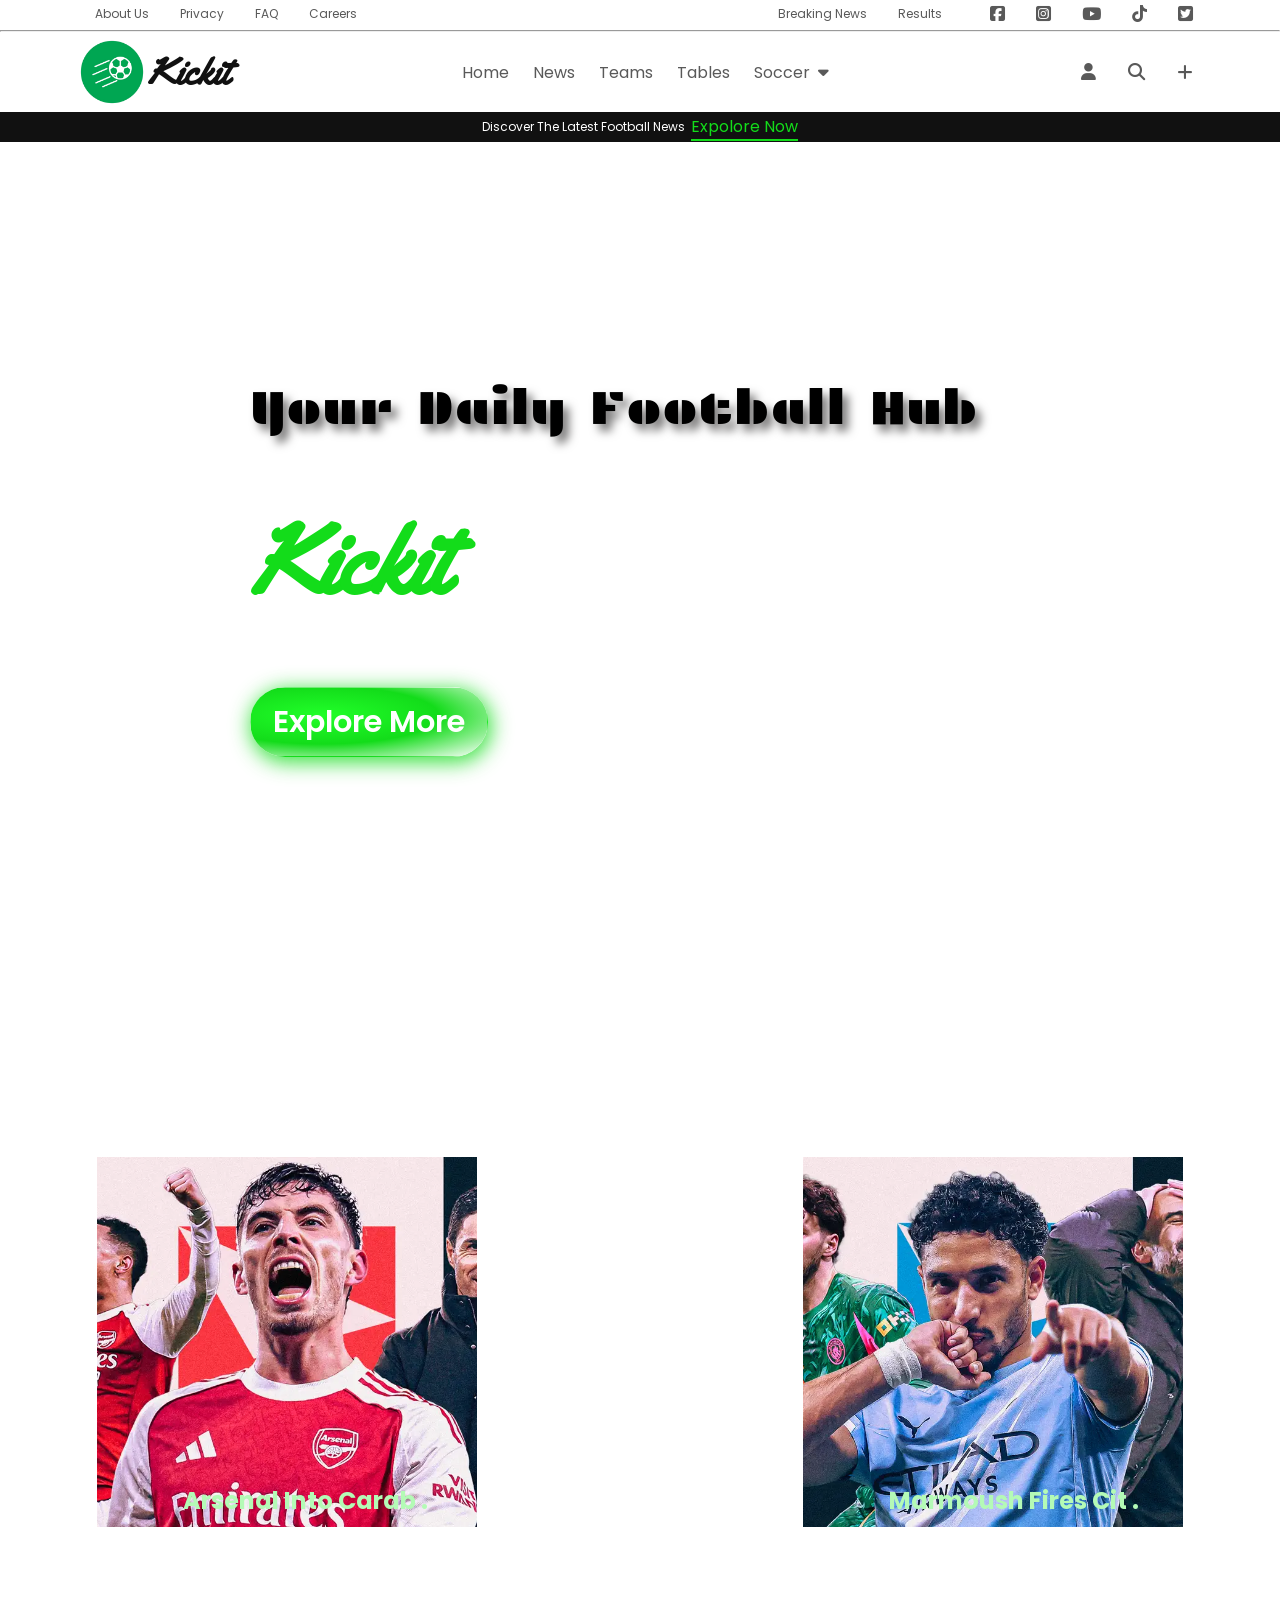
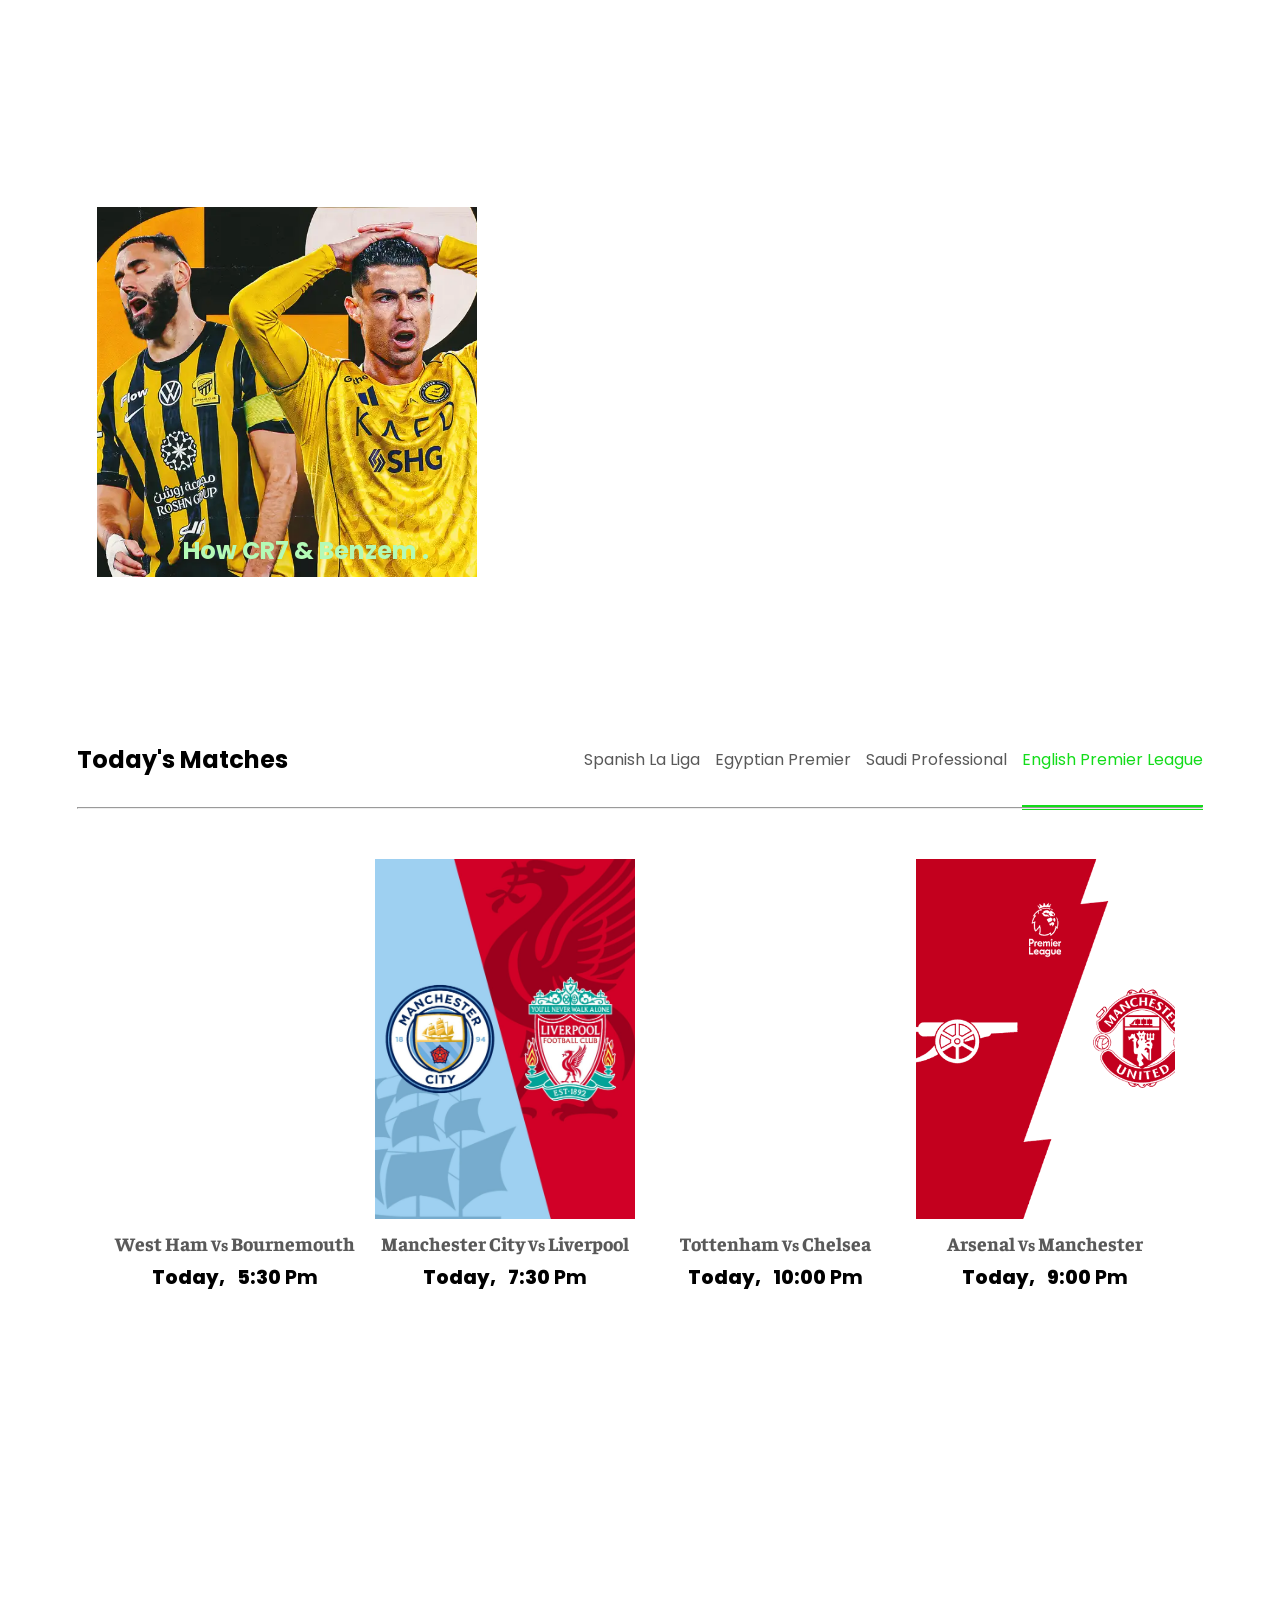
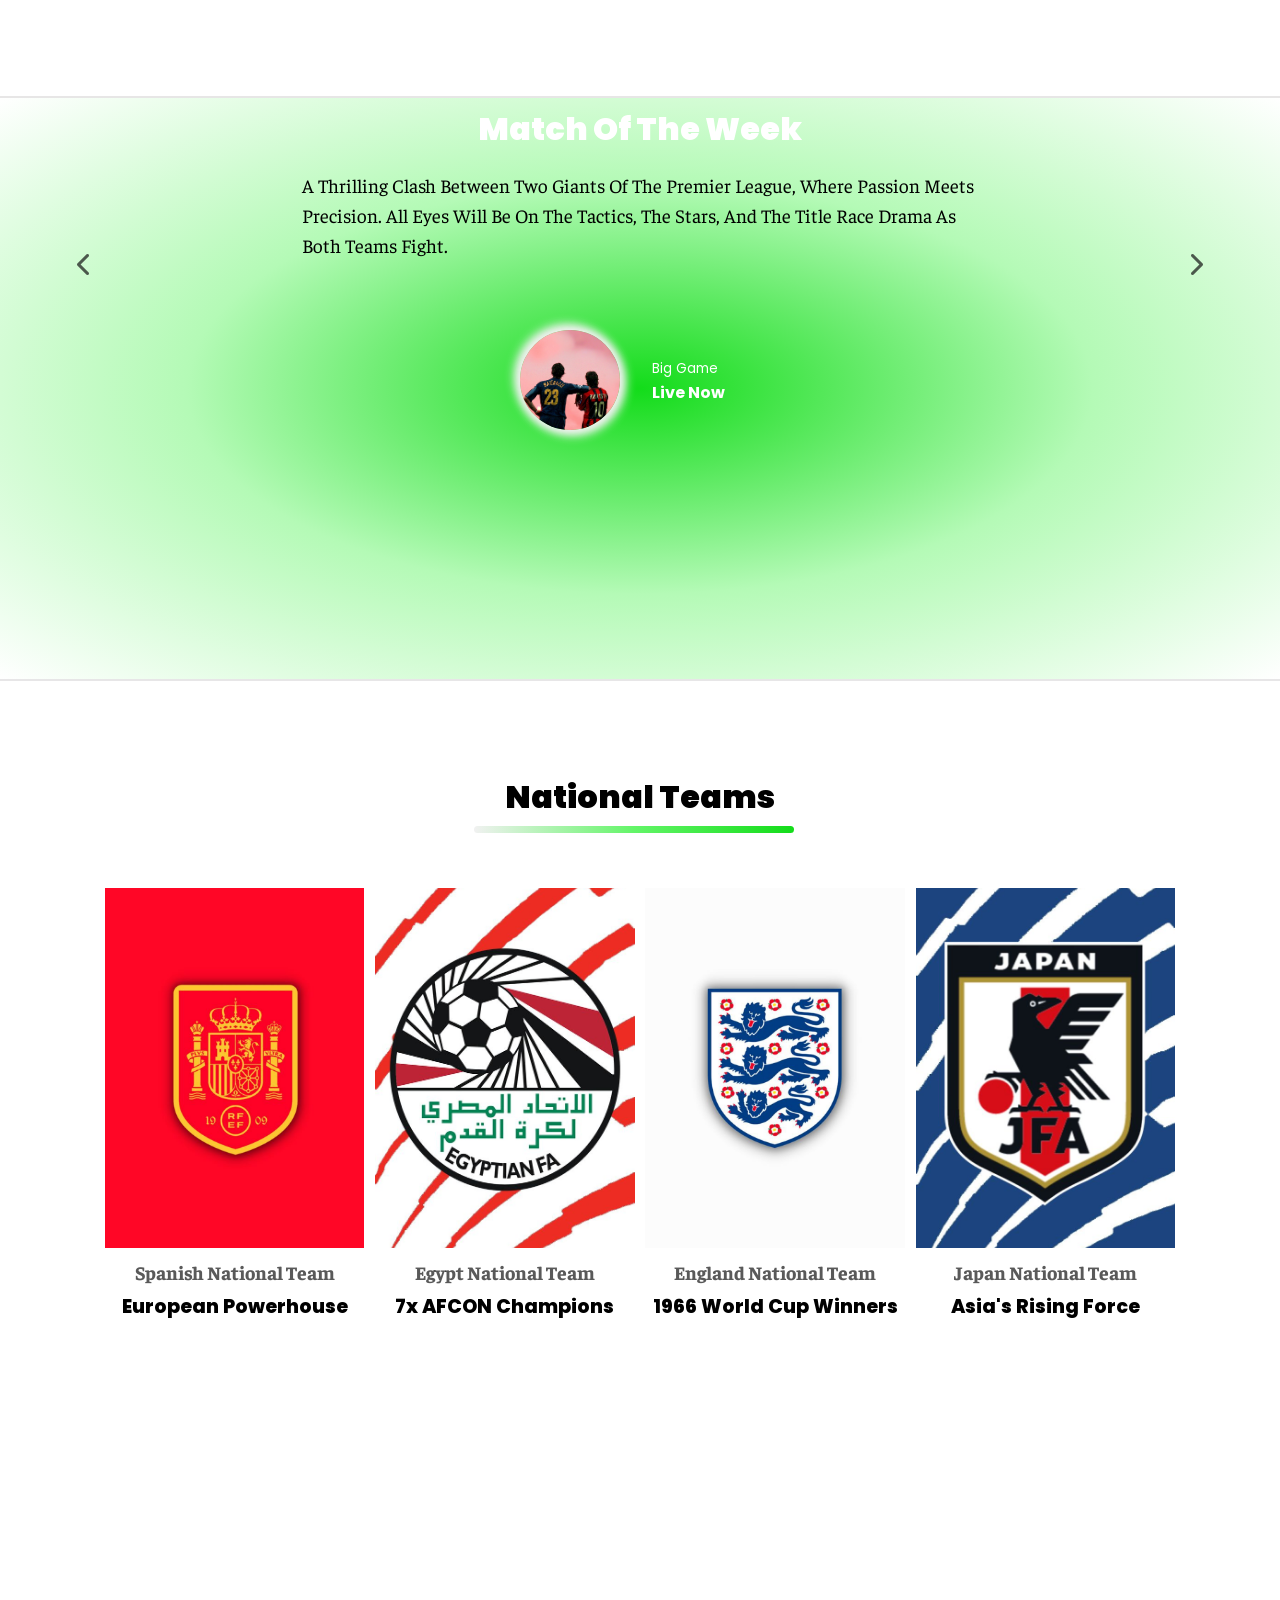
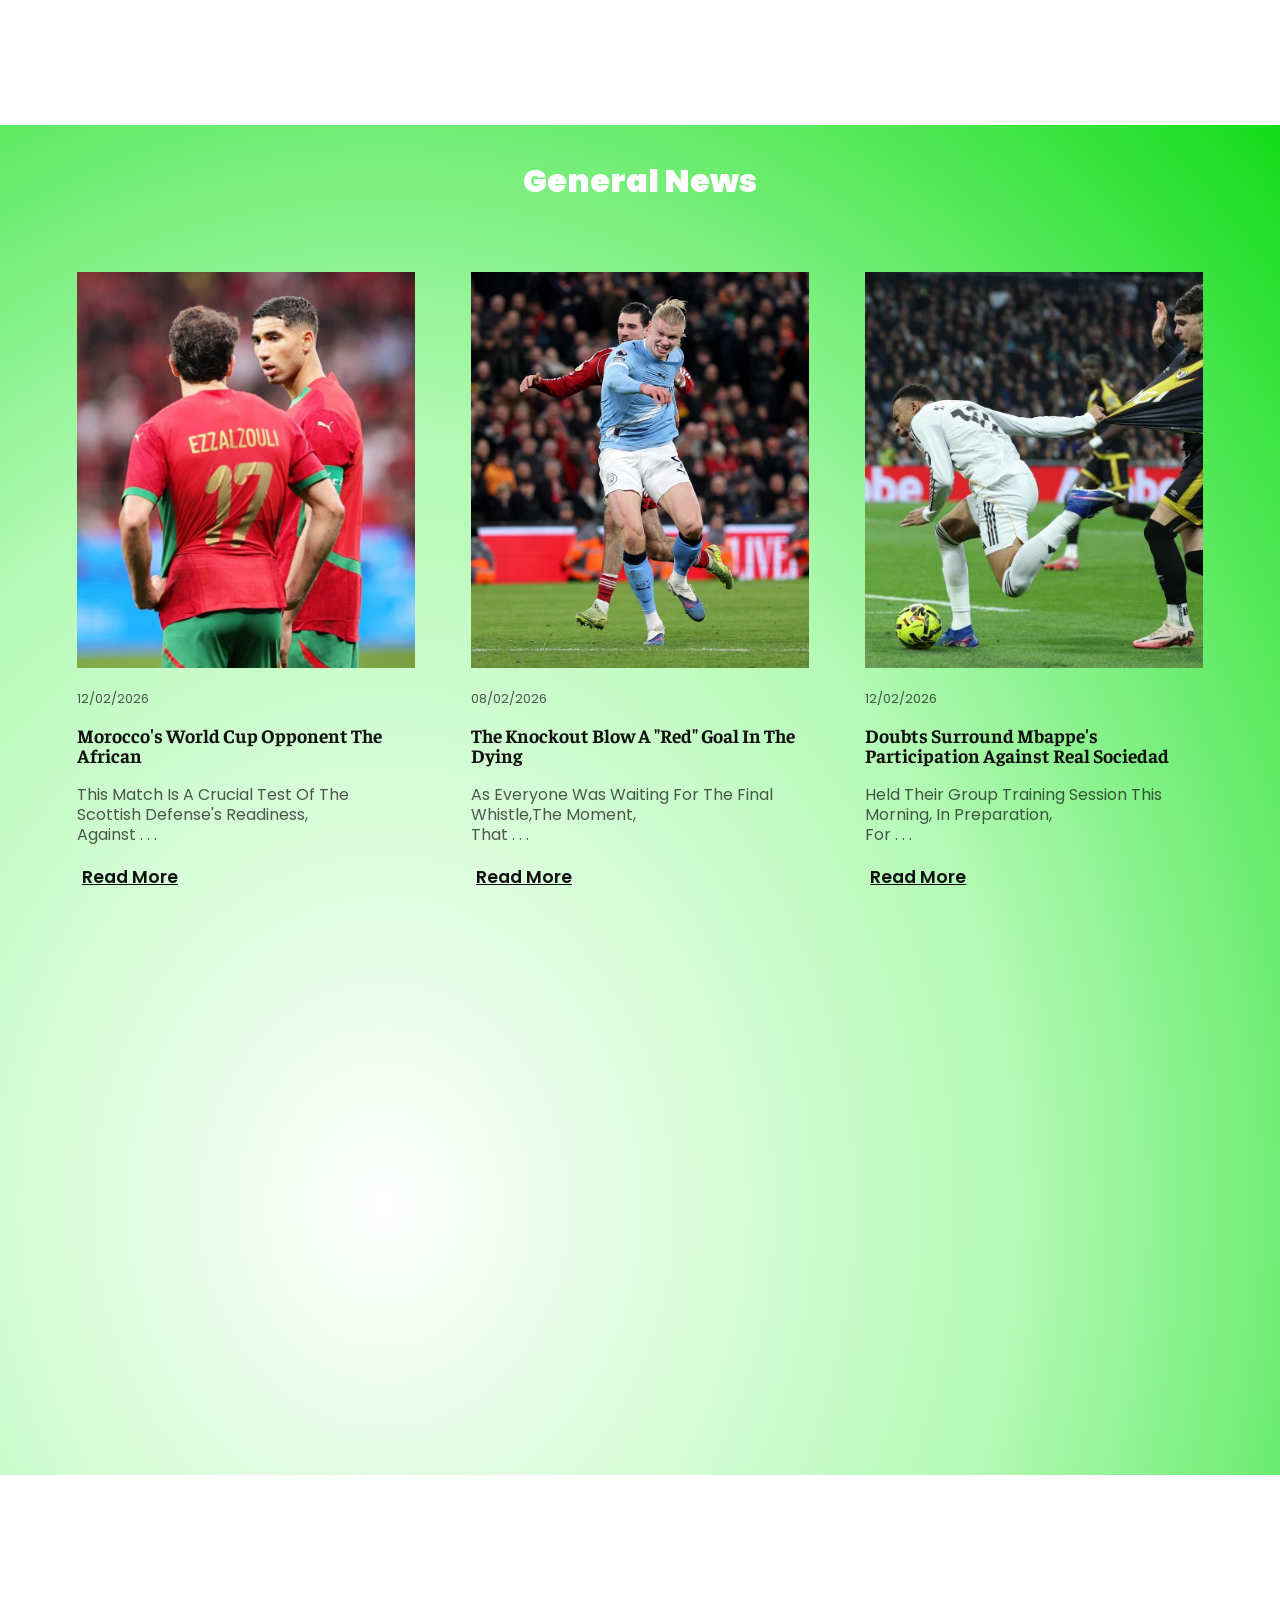
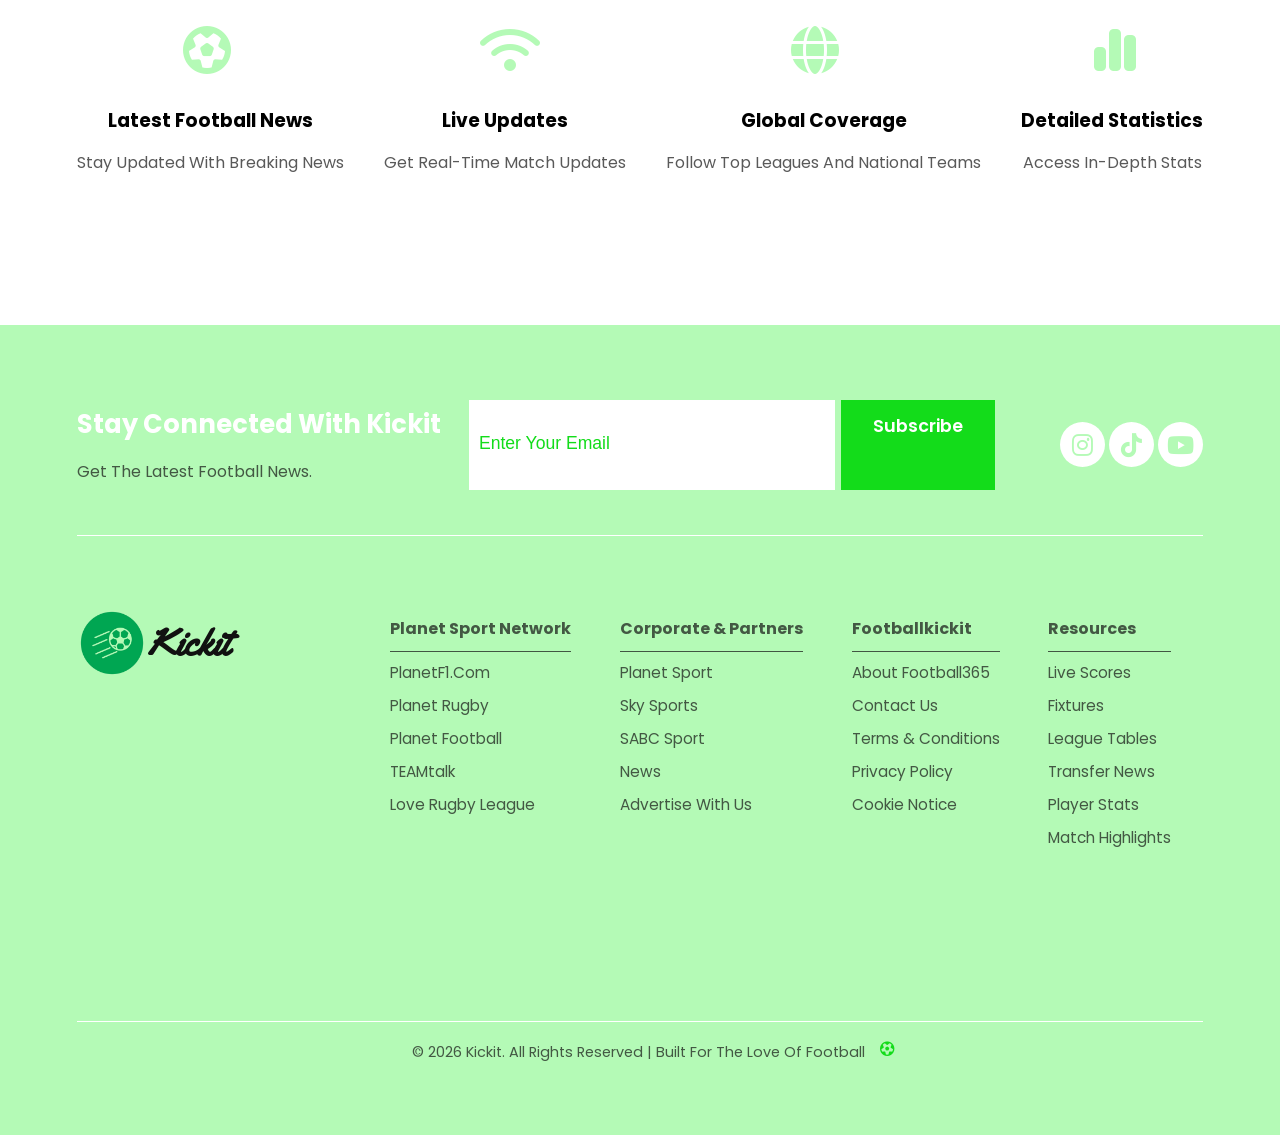
<file: project two SEF/index.html>
<!DOCTYPE html>
<html lang="en">
<head>
    <meta charset="UTF-8">
    <meta name="viewport" content="width=device-width, initial-scale=1.0">
    <link rel="stylesheet" href="css/style.css">
    <link rel="stylesheet" href="css/all.css">
    <title>Kickit</title>
    <link rel="icon"  type="image/png" href="images/ball.png">
    <link href='https://unpkg.com/boxicons@2.1.4/css/boxicons.min.css' rel='stylesheet'>
    <link href='https://fonts.googleapis.com/css?family=Plaster' rel='stylesheet'>
    <link href='https://fonts.googleapis.com/css?family=Poppins' rel='stylesheet'>
    <link href='https://fonts.googleapis.com/css?family=Yellowtail' rel='stylesheet'>
    <link href='https://fonts.googleapis.com/css?family=Faustina' rel='stylesheet'>
</head>
<body>
    <!-- header section -->
<header>
    <div class="data-parent widt flex">
        <div class="data ">
            <a class="redcol" href="#">About Us</a>
            <a class="redcol" href="#">Privacy</a>
        <a class="redcol" href="#">FAQ</a>
        <a class="redcol" href="#">Careers</a>
        </div>
    <div class="data-container flex h-full">
         <div class="data">
             <a class="redcol" href="#">breaking news</a>
             <a class="redcol" href="#">results</a>
            </div>
            <div class="data">
        <a class="redcol rotate redo" href="#"><i class="fa-brands fa-square-facebook"></i></a>
        <a class="redcol rotate redo" href="#"><i class="fa-brands fa-square-instagram"></i></a>
        <a class="redcol rotate redo" href="#"><i class="fa-brands fa-youtube"></i></a>
        <a class="redcol rotate redo" href="#"><i class="fa-brands fa-tiktok"></i></a>
        <a class="redcol rotate redo" href="#"><i class="fa-brands fa-square-twitter"></i></a>
    </div>
     </div> <!-- data-container -->
    </div> <!-- data-parent -->
    <hr>
    <div class="container-one container-data w-full">
     <div class="container-data widt flex">
       <a href="#"><div class="logo flex"><img src="images/My Logo.png" width="70" height="70" alt="logo"><h3>Kickit</h3></div></a>
    <div class="options">
        <ul>
            <li><a class="redo option" href="#">home</a></li>
            <li><a class="redo option" href="#">news</a></li>
            <li><a class="redo option" href="#">teams</a></li>
            <li><a class="redo option" href="#">tables </a></li>
            <li class="menu"><a class="redo option" href="#">soccer &nbsp;<i class="fa-solid fa-caret-down"></i></a>
                <div class="drop-down">
            <ul >
               <li> <a class=" first" href="#">english footall</a></li>
               <li> <a class="nested-option redo" href="#">manshester city</a></li>
                <li><a class="nested-option redo" href="#">manshester united</a></li>
                <li><a class="nested-option redo" href="#">liverpoll</a></li>
               <li><a class=" nested-option redo" href="#">arsnel</a></li>
            </ul>
            <ul>
              <li><a class=" first" href="#">spanish footall</a></li>
                <li><a class="redo nested-option" href="#">real madrid</a></li>
                <li><a class="nested-option redo" href="#">barcelona</a></li>
                <li><a class="nested-option redo" href="#">Atlético de Madrid</a></li>
            </ul>
        </div>
        </li>
    </ul>
</div>
    <div class="icons">
        <a href="#" class="user redo"><i class="fa-solid fa-user"></i><span class="sign rounded-full primary-bg">sign</span></a>
        <a href="#" class="redo"><i class="fa-solid fa-magnifying-glass"></i></a>
        <a href="#" class="user redo"><i class="fa-solid fa-plus"></i></i><span class="sign rounded-full primary-bg">new</span></a>
    </div>
     </div>
    </div> <!-- container-one  -->
    <div class="line flex">
        <p class="head-line flex data-parent w-full">Discover the latest football news &nbsp;<a href="#" class="space primary-color"> expolore now</a></p>
    </div>
    </header>
    <!--header-end-->
    <!--start-main-->
    <main >
        <div class="container-main full-width">
        <video src="vidoes/WhatsApp Video 2026-01-31 at 3.04.14 PM.mp4" autoplay loop muted playsinline class="w-full h-full"></video>
        <div class="over-lay flex w-full h-full">
        <div class="main-content ">
            <h2>Your daily football hub</h2>
            <h1 class="primary-color">kickit</h1>
           <a href="#" class="btn redo">explore more</a>
        </div>
        </div>
        </div>
    </main>
     <!-- main end  -->
    <!-- start  section-one -->
<section class="full-width">
    <div class="container-elements flex  widt hide">
        <div class="element  hide">
            <img src="images/element1.png" class="image one">
            <div class="image-data">
                <h3>Arsenal into Carab . .</h3>
                <a href="#" class="primary-color">read more</a>
            </div>
        </div>
        <div class="element  hide">
            <img src="images/element2.png" class="image two">
            <div class="image-data">
                <h3>Marmoush fires Cit . .</h3>
                <a href="#" class="primary-color">read more</a>
            </div>
        </div>
        <div class="element  hide">
            <img src="images/element3.png" class="image three">
            <div class="image-data">
                <h3>How CR7 & Benzem . .</h3>
                <a href="#" class="primary-color">read more</a>
            </div>
        </div>
    </div>
</section>
<!-- end  section-one -->
<!-- start  section-two -->
<section class="full-width">
    <div class="section-two-head flex widt">
    <h2>Today's matches</h2>
    <ul class="flex">
        <li><a href="#" class="redo">Spanish La Liga</a></li>
        <li><a href="#" class="redo">Egyptian Premier</a></li>
        <li><a href="#" class="redo">Saudi Professional</a></li>
        <li><a href="#" class="redo hov">English Premier League</a></li>
    </ul>
    </div>
    <hr>
    <br><br>
    <div class="container-slides widt flex hide">
        <a href="#" class="scroll-slide "><i class="fa-solid fa-chevron-left"></i></a>
        <div class="container-slide h-full">
     <div class="slide hide">
        <div class="image-slide img-one image hide">
            <img src="images/match1front.png" alt="" class="image">
            <div class="slide-icons">
             <a href="#"><i class="fa-solid fa-list-ul"></i></a>
             <a href="#"><i class="fa-solid fa-chart-pie"></i></a>
             <a href="#"><i class="fa-solid fa-stopwatch"></i></a>
            </div>
        </div>
        <p ><a href="#">West Ham <small>vs</small> bournemouth</a></p>
        <p >today, &nbsp; 5:30 <b>pm</b></p>
     </div>
            <!-- slide-one-one -->
     <div class="slide hide">
        <div class="image-slide img-two image hide">
            <img src="images/match2front.png" alt="" class="image">
            <div class="slide-icons">
             <a href="#"><i class="fa-solid fa-list-ul"></i></a>
             <a href="#"><i class="fa-solid fa-chart-pie"></i></a>
             <a href="#"><i class="fa-solid fa-stopwatch"></i></a>
            </div>
        </div>
        <p><a href="#">Manchester City <small>vs</small> Liverpool </a></p>
        <p>today, &nbsp; 7:30 <b>pm</b></p>
     </div>
            <!-- slide-two-end -->
     <div class="slide hide">
        <div class="image-slide img-three image hide">
            <img src="images/match3front.png" alt="" class="image">
            <div class="slide-icons">
             <a href="#"><i class="fa-solid fa-list-ul"></i></a>
             <a href="#"><i class="fa-solid fa-chart-pie"></i></a>
             <a href="#"><i class="fa-solid fa-stopwatch"></i></a>
            </div>
        </div>
        <p ><a href="#">Tottenham <small>vs</small> chelsea</a></p>
        <p >today, &nbsp; 10:00 <b>pm</b></p>
     </div>
            <!-- slide-three-end -->
     <div class="slide hide">
        <div class="image-slide img-four image hide">
            <img src="images/match4front.png" alt="" class="image">
            <div class="slide-icons">
             <a href="#"><i class="fa-solid fa-list-ul"></i></a>
             <a href="#"><i class="fa-solid fa-chart-pie"></i></a>
             <a href="#"><i class="fa-solid fa-stopwatch"></i></a>
            </div>
        </div>
        <p><a href="#">Arsenal <small>vs</small> Manchester</a></p>
        <p>today, &nbsp; 9:00  <b>pm</b></p>
     </div>
            <!-- slide-four-end -->
        </div> 
        <a href="#" class="scroll-slide "><i class="fa-solid fa-chevron-right"></i></a>
    </div>
</section>
 <!-- end section two-->
 <!-- strart section three-->
<section class="full-width">
    <div class="container-introduction full-width h-full">
        <div class="introduction widt flex">
        <a href="#" class="hov-black left"><i class="fa-solid fa-chevron-left"></i></a>
            <div class="introduction-details h-full">
                <h2 class="sub-title2">Match of the Week</h2>
<p>
A thrilling clash between two giants of the Premier League, where passion meets precision.
All eyes will be on the tactics, the stars, and the title race drama as both teams fight.
</p>
                <div class="circle-details flex">
                    <img src="images/iconic-circle.jpg" class="rounded-full"  width="100" height="100" alt="">
                    <div class="span-details">
                        <span class="blocking"><small>Big Game </small></span>
                        <span><b> Live Now </b></span>
                    </div>
                </div>
            </div>
            <a href="#" class="hov-black right"><i class="fa-solid fa-chevron-right"></i></a>
        </div>
    </div>
    <br><br><br><br>
</section>
<!-- end-fourth section -->
<!-- start-fiveth section -->
<section class="full-width">
    <h2 class="sub-title">national teams</h2><br><br><br>
    <div class="container-slides widt flex hide">
        <a href="#" class="scroll-slide left"><i class="fa-solid fa-chevron-left"></i></a>
        <div class="container-slide h-full hide">
     <div class="slide hide">
        <div class="image-slide image-slide-two img-one image hide">
            <img src="images/team1front.png" alt="" class="image">
            <div class="slide-icons">
             <a href="#"><i class="fa-solid fa-list-ul"></i></a>
             <a href="#"><i class="fa-solid fa-chart-pie"></i></a>
             <a href="#"><i class="fa-solid fa-stopwatch"></i></a>
            </div>
        </div>
        <p><a href="#">spanish national team</a></p>
        <p>European powerhouse </p>
     </div>
            <!-- slide-one-one -->
     <div class="slide hide">
        <div class="image-slide image-slide-two img-two image hide">
            <img src="images/team2front.png" alt="" class="image">
            <div class="slide-icons">
             <a href="#"><i class="fa-solid fa-list-ul"></i></a>
             <a href="#"><i class="fa-solid fa-chart-pie"></i></a>
             <a href="#"><i class="fa-solid fa-stopwatch"></i></a>
            </div>
        </div>
        <p><a href="#">egypt national team</a></p>
        <p>7x AFCON champions</p>
     </div>
            <!-- slide-two-end -->
     <div class="slide hide">
        <div class="image-slide image-slide-two img-three image hide">
            <img src="images/team3front.png" alt="" class="image">
            <div class="slide-icons">
             <a href="#"><i class="fa-solid fa-list-ul"></i></a>
             <a href="#"><i class="fa-solid fa-chart-pie"></i></a>
             <a href="#"><i class="fa-solid fa-stopwatch"></i></a>
            </div>
        </div>
        <p><a href="#">england national team</a></p>
        <p>1966 World Cup winners </p>
     </div>
            <!-- slide-three-end -->
     <div class="slide hide">
        <div class="image-slide image-slide-two img-four image hide">
            <img src="images/team4front.png" alt="" class="image">
            <div class="slide-icons">
             <a href="#"><i class="fa-solid fa-list-ul"></i></a>
             <a href="#"><i class="fa-solid fa-chart-pie"></i></a>
             <a href="#"><i class="fa-solid fa-stopwatch"></i></a>
            </div>
        </div>
        <p><a href="#">Japan national team</a></p>
        <p>Asia's rising force </p>
     </div>
            <!-- slide-four-end -->
        </div> 
        <a href="#" class="scroll-slide right"><i class="fa-solid fa-chevron-right"></i></a>
    </div>
</section>
<section class="full-width">
    <div class="container-news w-full">
    <h2 class="sub-title2">general news</h2><br><br><br>
    <div class="container-hov container-slide widt ">
      <div class="slide hide">
        <div class="image-hov image-slide hide">
            <img src="images/new1.png" alt="" class="image">
        </div>
        <div class="slide-content">
        <span>12/02/2026</span>
        <p><a class="redo" href="#"><b> Morocco's World Cup opponent the African</b></a></p>
        <p>This match is a crucial test of the Scottish defense's readiness, <br> against . . .</p>
        <a class="hov-link hov-black" href=""><u>read more</u></a>
      </div>
     </div>
      <div class="slide hide">
        <div class="image-hov image-slide hide">
            <img src="images/new2.png" alt="" class="image">
        </div>
        <div class="slide-content">
        <span>08/02/2026</span>
        <p><a class="redo" href="#"><b> The knockout blow a "red" goal in the dying</b></a></p>
        <p>As everyone was waiting for the final whistle,the moment,<br> that . . .</p>
        <a class="hov-link hov-black" href=""><u>read more</u></a>
    </div>
          </div>
      <div class="slide hide">
        <div class="image-hov image-slide hide">
            <img src="images/new3.png"  alt="" class="image">
        </div>
        <div class="slide-content">
        <span>12/02/2026</span>
        <p><a class="redo" href="#"><b> Doubts surround Mbappe's participation against Real Sociedad</b></a></p>
        <p> held their group training session this morning, in preparation,<br> for . . . </p>
        <a class="hov-link hov-black" href="#"><u>read more</u></a>
        </div>
     </div>
    </div>
    </div>
</section>
<!-- end section five-->
<!-- start section sex-->
 <section class="full-width">
    <div class="up-down-container flex widt">
        <div class="up-down-slide">
          <div class="up-down-icons  full-width">
              <i class="fa-sharp-duotone fa-solid fa-futbol"></i>
              <i class="fa-sharp-duotone fa-solid fa-futbol"></i>
          </div>
          <h3>Latest Football News</h3>
          <p>Stay updated with breaking news</p>
        </div>
        <div class="up-down-slide">
        <div class="up-down-icons  full-width">
            <i class="fa-sharp fa-solid fa-wifi"></i>
            <i class="fa-sharp fa-solid fa-wifi"></i>
        </div>
        <h3>Live Updates</h3>
        <p>Get real-time match updates</p>
      </div>
      <div class="up-down-slide">
        <div class="up-down-icons  full-width">
            <i class="fa-sharp fa-solid fa-globe"></i>
            <i class="fa-sharp fa-solid fa-globe"></i>
        </div>
        <h3>Global Coverage</h3>
        <p>Follow top leagues and national teams</p>
      </div>
      <div class="up-down-slide">
        <div class="up-down-icons  full-width">
            <i class="fa-sharp fa-solid fa-chart-simple"></i>
            <i class="fa-sharp fa-solid fa-chart-simple"></i>
        </div>
        <h3>Detailed Statistics</h3>
        <p>Access in-depth stats</p>
      </div>
    </div>
 </section>
 <footer>
<div class="footer-container">
<div class="top-footer under-line flex widt">
    <div class="top-one">
        <h3>Stay Connected with Kickit</h3>
        <p>Get the latest football news.</p>
    </div>
    <div class="top-two ">
        <div class="footer-email"><input class="image" placeholder="Enter Your Email" type="email"></div>
        <a class="nested-option primary-bg" href="#">Subscribe</a> 
    </div>
    <div class="top-three">
        <a class="nested-option rounded-full" href="#"><i class="fa-brands fa-instagram"></i></a>
        <a class="nested-option rounded-full" href="#"><i class="fa-brands fa-tiktok"></i></a>
        <a class="nested-option rounded-full" href="#"><i class="fa-brands fa-youtube"></i></a>
    </div>
</div>
<div class="middle-footer under-line widt flex">
    <div class="footer-logo">
        <a href="#">
            <div class="logo flex"><img src="images/My Logo.png" width="70" height="70" alt="logo"><h3>Kickit</h3></div>
        </a>
    </div>
    <div class="footer-list flex">
        <ul class="h-full">
            <li class="first"><b>Planet Sport Network</b></li>
            <li><a class="hov-black" href="#">PlanetF1.com</a></li>
            <li><a class="hov-black" href="#">Planet Rugby</a></li>
            <li><a class="hov-black" href="#">Planet Football</a></li>
            <li><a class="hov-black" href="#">TEAMtalk</a></li>
            <li><a class="hov-black" href="#">Love Rugby League</a></li>
        </ul>
        <ul class="h-full">
            <li class="first"><b>Corporate & Partners</b></li>
            <li><a class="hov-black" href="#">Planet Sport</a></li>
            <li><a class="hov-black" href="#">Sky Sports</a></li>
            <li><a class="hov-black" href="#">SABC Sport</a></li>
            <li><a class="hov-black" href="#">news</a></li>
            <li><a class="hov-black" href="#">Advertise with us</a></li>
        </ul>
        <ul class="h-full">
            <li class="first"><b>Footballkickit</b></li>
            <li><a class="hov-black" href="#">About Football365</a></li>
            <li><a class="hov-black" href="#">Contact Us</a></li>
            <li><a class="hov-black" href="#">Terms & Conditions</a></li>
            <li><a class="hov-black" href="#">Privacy Policy</a></li>
            <li><a class="hov-black" href="#">Cookie Notice</a></li>
        </ul>
        <ul class="h-full">
            <li class="first"> <b>Resources</b></li>
            <li><a class="hov-black" href="#">Live Scores</a></li>
            <li><a class="hov-black" href="#">Fixtures</a></li>
            <li><a class="hov-black" href="#">League Tables</a></li>
            <li><a class="hov-black" href="#">Transfer News</a></li>
            <li><a class="hov-black" href="#">Player Stats</a></li>
            <li><a class="hov-black" href="#">Match Highlights</a></li>
        </ul>
    </div>
</div>
<div class="copy-footer widt">
    <p>&copy; 2026 Kickit. All rights reserved | Built for the love of football &nbsp;&nbsp; <span class="ball-effect"><i class="fa-duotone fa-regular fa-futbol"></i></span></p>
</div>
</div>
 </footer>
</body>
</html>
</file>
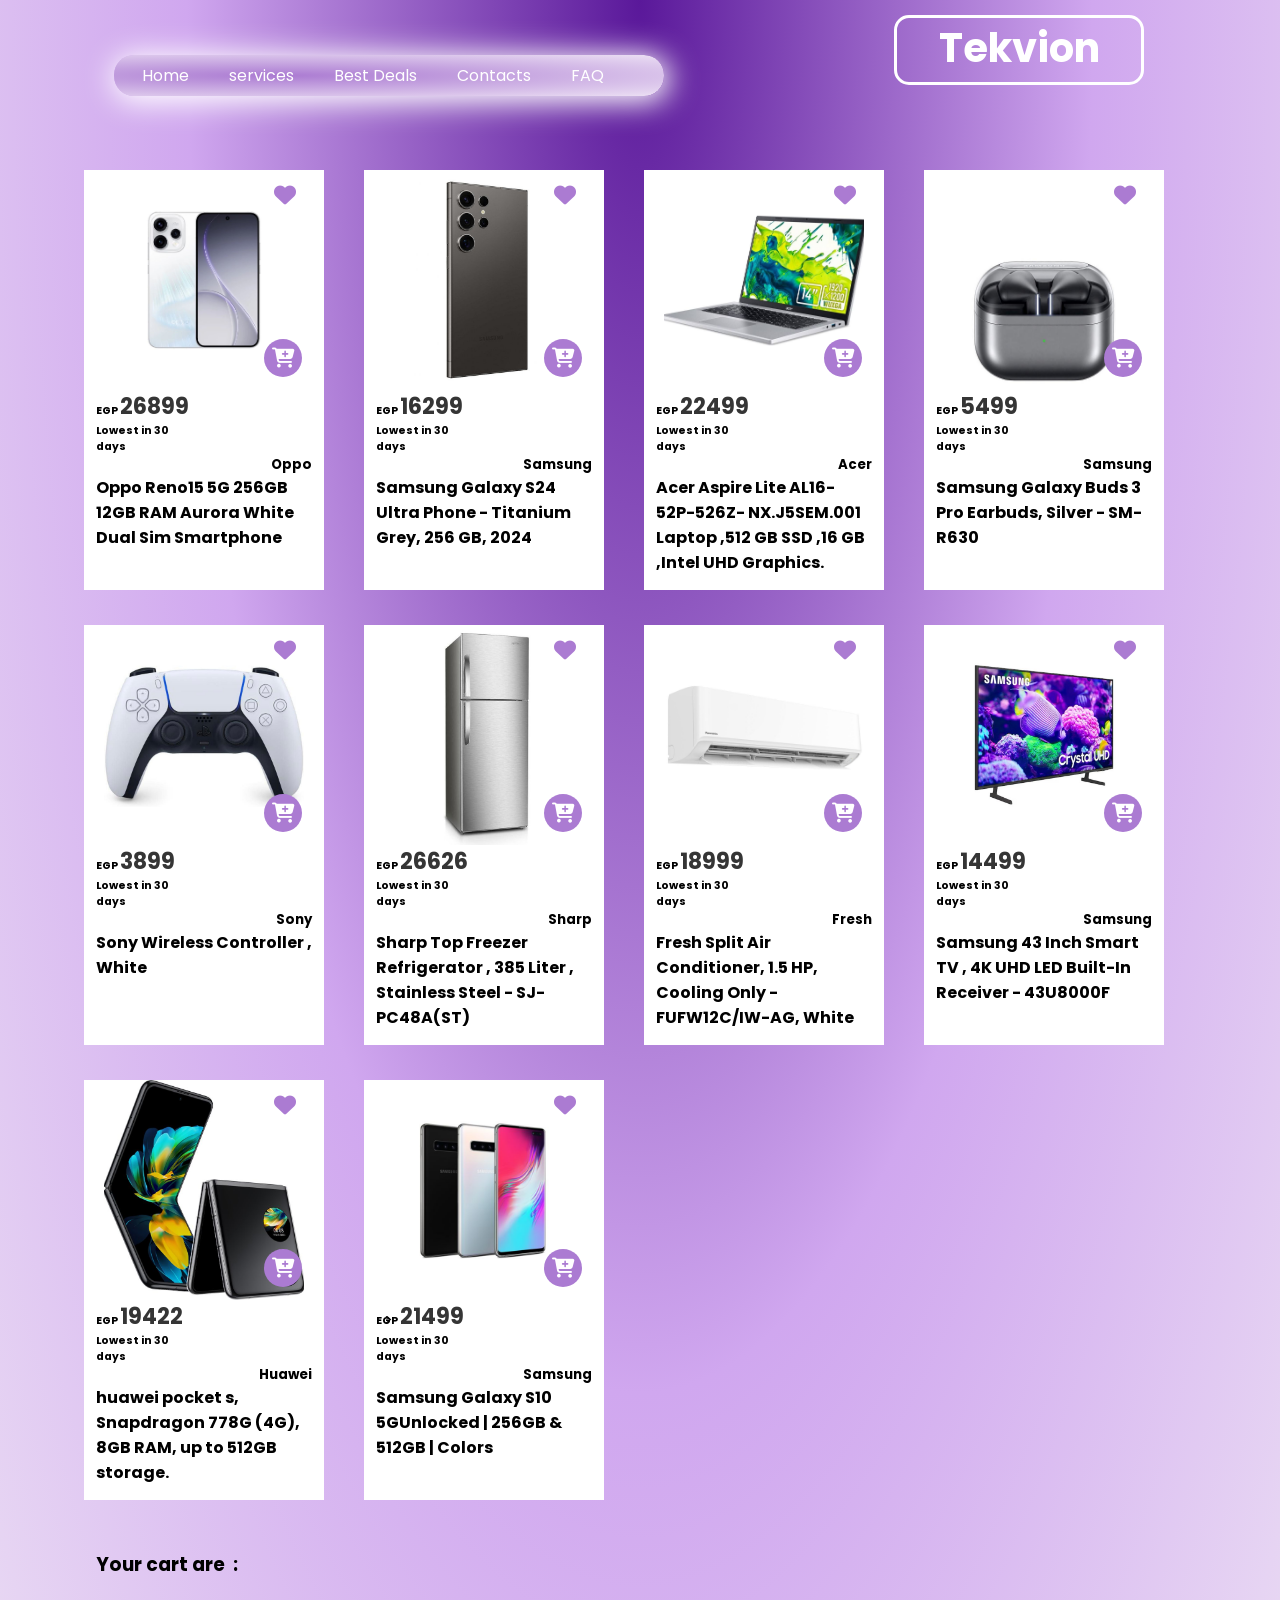
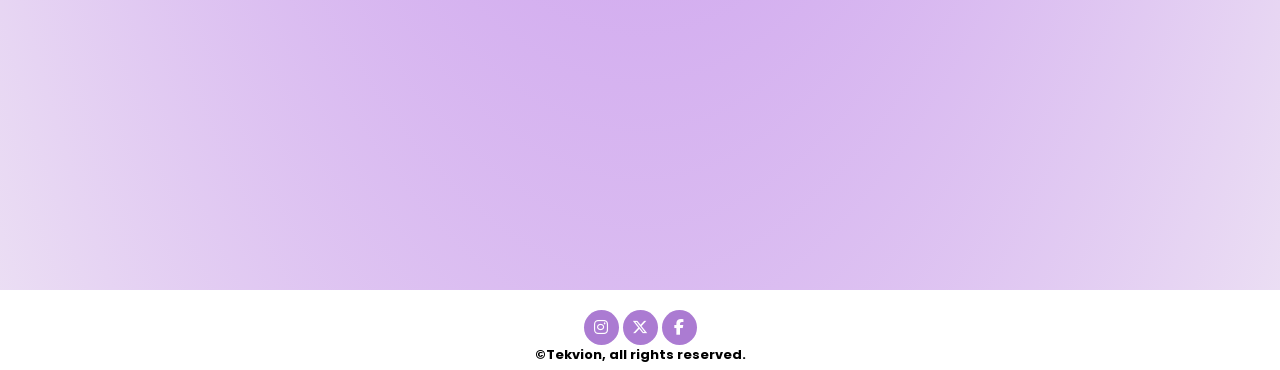
<file: test three/index.html>
<!DOCTYPE html>
<html lang="en">
<head>
    <meta charset="UTF-8">
    <meta name="viewport" content="width=device-width, initial-scale=1.0">
    <link rel="stylesheet" href="style.css">
    <link href='https://fonts.googleapis.com/css?family=Poppins' rel='stylesheet'>
    <link rel="stylesheet" href="css/all.css">
    <title>Tekvion</title>
    <link  rel="icon" type="logo/png" href="../pictur/logo-shop.png">
</head>
<body>
    <header class="primary">
        <div class="list">
        <ul>
            <li><a href="#">Home</a></li>
            <li><a href="#">services</a></li>
            <li><a href="#">Best Deals</a></li>
            <li><a href="#">Contacts</a></li>
            <li><a href="#">FAQ</a></li>
        </ul>
        </div>
        <h1>Tekvion</h1>
    </header>
    <section>
         <ul class="container-items primary">
<li>
        <div class="item">
                <div class="image-container">
                    <img src="pictur/22615686cd1b2af4557cbf8024db30b2.jpg">
                    <span class="heart"><i class="fa-solid fa-heart"></i></span>
                    <span class="plus"><i class="fa-solid fa-cart-plus"></i></span>
                </div>
                <div class="content">
                <h6>EGP <span>26899</span><br> Lowest in 30 days</h6>
                <h5>Oppo</h5>
                <h4><span>Oppo Reno15 5G 256GB 12GB RAM</span> Aurora White Dual Sim Smartphone</h4></div>
        </div>
</li>
<li>
        <div class="item">
                <div class="image-container">
                    <img src="pictur/cb58a76f3396a4d4d9cef1749426f63d.jpg">
                    <span class="heart"><i class="fa-solid fa-heart"></i></span>
                    <span class="plus"><i class="fa-solid fa-cart-plus"></i></span>
                </div>
                <div class="content">
                <h6>EGP <span>16299</span><br> Lowest in 30 days</h6>
                <h5>Samsung</h5>
                <h4><span>Samsung Galaxy S24 Ultra Phone</span> - Titanium Grey, 256 GB, 2024</h4></div>
             
        </div>
    </li>
    <li>
        <div class="item">
                <div class="image-container">
                    <img src="pictur/d7b654747ba0adf05c0010a7f4f023fb.jpg" alt="">
                    <span class="heart"><i class="fa-solid fa-heart"></i></span>
                    <span class="plus"><i class="fa-solid fa-cart-plus"></i></span>
                </div>
                <div class="content">
                <h6>EGP <span>22499</span><br> Lowest in 30 days</h6>
                <h5>Acer</h5>
                <h4><span>Acer Aspire Lite AL16-52P-526Z</span>- NX.J5SEM.001 Laptop ,512 GB SSD ,16 GB ,Intel UHD Graphics.</h4>
                </div>
        
        </div>
    </li>
    <li>
        <div class="item">
                <div class="image-container">
                    <img src="pictur/f296af5e83efbec62d935c9d60f1b20c.jpg" alt="">
                    <span class="heart"><i class="fa-solid fa-heart"></i></span>
                    <span class="plus"><i class="fa-solid fa-cart-plus"></i></span>
                </div>
                <div class="content">
                <h6>EGP <span>5499</span><br> Lowest in 30 days</h6>
                <h5>Samsung</h5>
                <h4><span>Samsung Galaxy Buds 3 Pro Earbuds</span>, Silver - SM-R630</h4></div>
               
        </div>
    </li>
    <li>
        <div class="item">
                <div class="image-container">
                    <img src="pictur/e5c2607130e5ba8fac428739447d2506.jpg" alt="">
                     <span class="heart"><i class="fa-solid fa-heart"></i></span>
                    <span class="plus"><i class="fa-solid fa-cart-plus"></i></span>
                </div>
                <div class="content">
                <h6>EGP <span>3899</span><br> Lowest in 30 days</h6>
                <h5>Sony</h5>
                <h4><span>Sony Wireless Controller </span>, White</h4></div>
               
        </div>
    </li>
    <li>
        <div class="item">
                <div class="image-container">
                    <img src="pictur/2e0eb592d5dbd4de612c03c20bebc68c.jpg" alt="">
                    <span class="heart"><i class="fa-solid fa-heart"></i></span>
                    <span class="plus"><i class="fa-solid fa-cart-plus"></i></span>
                </div>
                <div class="content">
                <h6>EGP <span>26626</span><br> Lowest in 30 days</h6>
                <h5>Sharp</h5>
                <h4><span>Sharp Top Freezer Refrigerator</span> , 385 Liter , Stainless Steel - SJ-PC48A(ST)</h4>
                </div>
        </div>
    </li>
    <li>
        <div class="item">
                <div class="image-container">
                    <img src="pictur/416efa07a4989f943cfa4d9e7c080cfa.jpg" alt="">
                    <span class="heart"><i class="fa-solid fa-heart"></i></span>
                    <span class="plus"><i class="fa-solid fa-cart-plus"></i></span>
                </div>
                <div class="content">
                <h6>EGP <span>18999</span><br> Lowest in 30 days</h6>
                <h5>Fresh</h5>
                <h4><span>Fresh Split Air Conditioner</span>, 1.5 HP, Cooling Only - FUFW12C/IW-AG, White</h4>
            </div>   
        </div>
    </li>
        <li>
        <div class="item">
            <div class="image-container">
                    <img src="pictur/aa5e1e230a5889d51479f2afe46dae36.jpg" alt="">
                    <span class="heart"><i class="fa-solid fa-heart"></i></span>
                    <span class="plus"><i class="fa-solid fa-cart-plus"></i></span>
                </div>
                <div class="content">
                <h6>EGP <span>14499</span><br>Lowest in 30 days</h6>
                <h5>Samsung</h5>
                <h4><span>Samsung 43 Inch Smart TV </span>, 4K UHD LED Built-In Receiver - 43U8000F</h4></div>  
        </div>
    </li>

    <li>
        <div class="item">
            <div class="image-container">
                    <img src="pictur/b2fcc0cf24f041bdfd8b273a5d7cb6b2.jpg" alt="">
                    <span class="heart"><i class="fa-solid fa-heart"></i></span>
                    <span class="plus"><i class="fa-solid fa-cart-plus"></i></span>
                </div>
                <div class="content">
                <h6>EGP <span>19422</span><br>Lowest in 30 days</h6>
                <h5>Huawei</h5>
                <h4><span>huawei pocket s</span>, Snapdragon 778G (4G), 8GB RAM, up to 512GB storage.</h4></div>  
        </div>
    </li>
    <li>
        <div class="item">
            <div class="image-container">
                    <img src="pictur/0e74a4b2d44d91025644a4d405186304.jpg" alt="">
                    <span class="heart"><i class="fa-solid fa-heart"></i></span>
                    <span class="plus"><i class="fa-solid fa-cart-plus"></i></span>>
                </div>
                <div class="content">
                <h6>EGP <span>21499</span><br>Lowest in 30 days</h6>
                <h5>Samsung</h5>
                <h4><span>Samsung Galaxy S10 5G</span>Unlocked | 256GB & 512GB | Colors</h4></div>  
        </div>
    </li>
        </ul>
    </section>
    <section>
     <h3 class="show-products primary">Your cart are&nbsp; :&nbsp;&nbsp; <p></p><h3>
        <div class="calc-products">
            <button id="btn"> calculate price &nbsp;&nbsp;<i class="fa-solid fa-calculator"></i></button>
            <h3 id="total-price" class="primary"> Your Total Price Is :<p> </p>&nbsp;&nbsp;<span>EGP</span></h3>
        </div>
    </section>
    <footer>
    <div class="links">
        <a href="#"><i class="fa-brands fa-instagram"></i></a>
        <a href="#"><i class="fa-brands fa-x-twitter"></i></a>
        <a href="#"><i class="fa-brands fa-facebook-f"></i></a>
    </div>
    <h6>&copy;Tekvion, all rights reserved.</h6>
    </footer> 
      </div>
     <script src="index.js"></script>
</body>
</html>
</file>
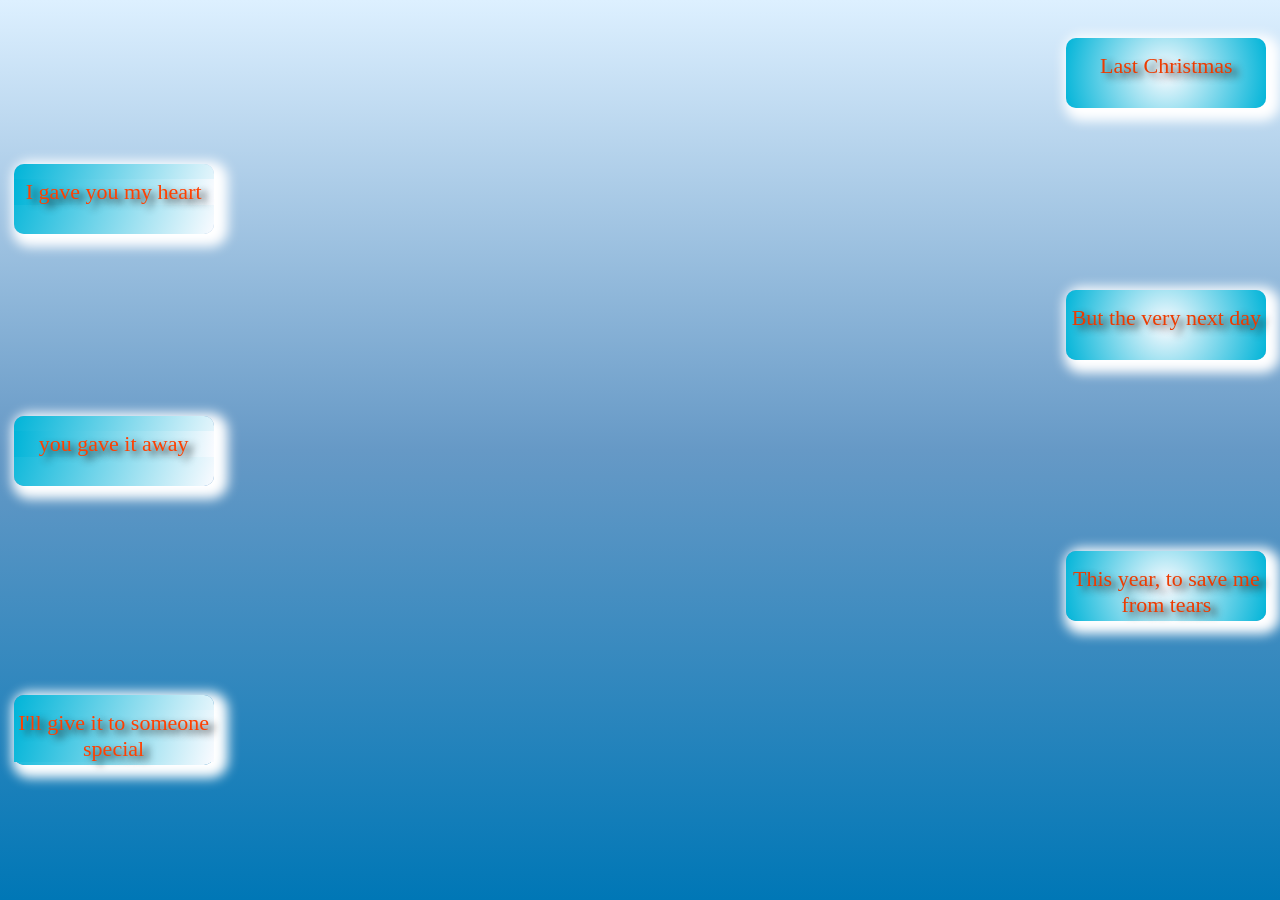
<file: animation task/task.html>
<!DOCTYPE html>
<html lang="en">
<head>
    <meta charset="UTF-8">
    <meta name="viewport" content="width=device-width, initial-scale=1.0">
    <link rel="stylesheet" href="task.css">
    <title>my animation</title>
</head>
<body>

    <div class="animation one"><p>Last Christmas</p></div>
    <div class="animation shift two"><p> I gave you my heart</p></div>
    <div class="animation three"><p>But the very next day</p></div>
    <div class="animation shift four"><p>you gave it away</p></div>
    <div class="animation five"><p>This year, to save me from tears</p></div>
    <div class="animation shift six"><p>I'll give it to someone special</p></div>
</body>
</html>
</file>
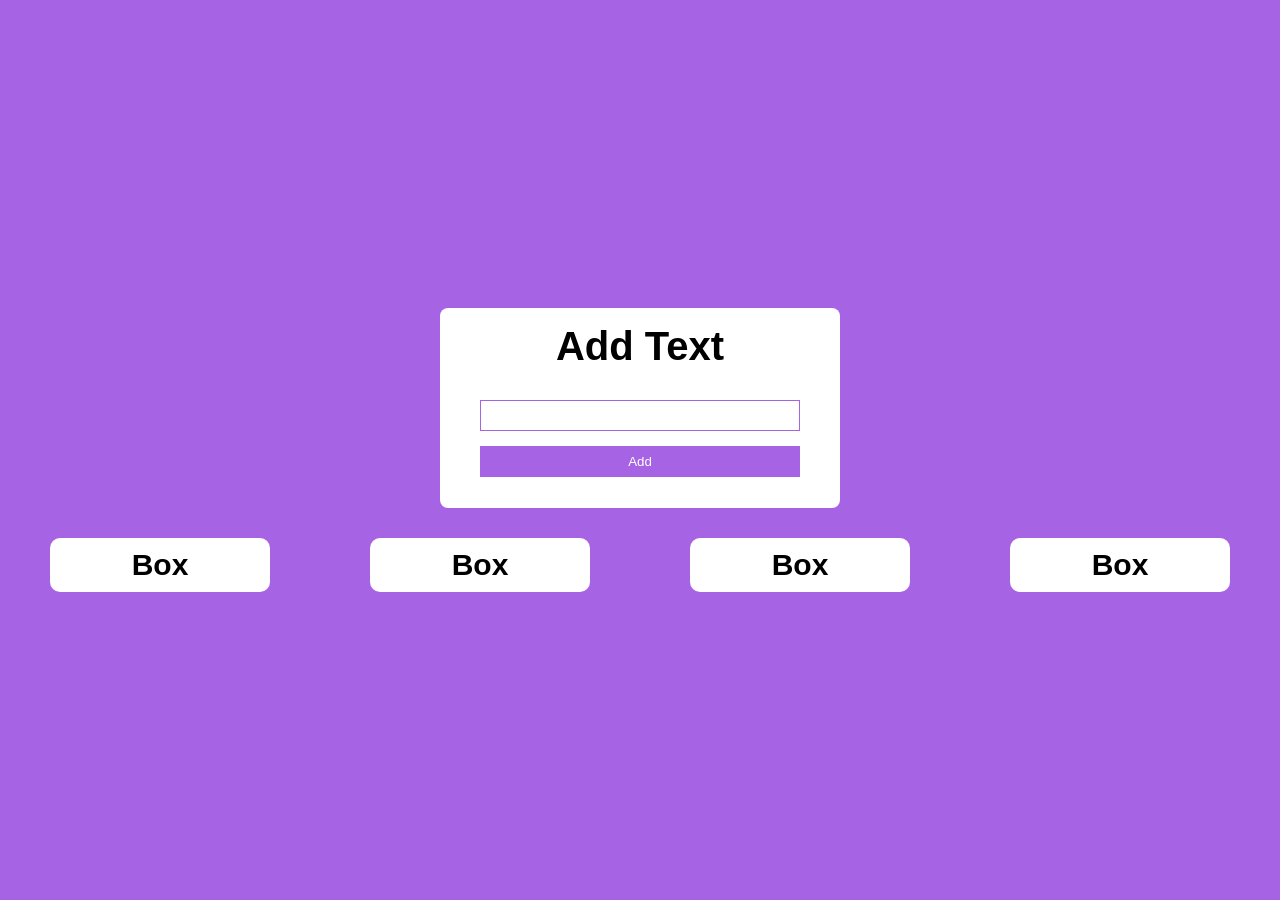
<file: css,js.pro1/abdo.html>
<!DOCTYPE html>
<html lang="en">
<head>
    <meta charset="UTF-8">
    <meta name="viewport" content="width=device-width, initial-scale=1.0">
    <link rel="stylesheet" href="abdo.css">
   
    <title>Document</title>
</head>
<body>
    <div class="title">
        <h1>Add Text</h1>
        <div class="data">
            <input type="text" id="inp">
            <button id="btn">Add</button>
        </div>
    </div>
    <div class="list">
        <div class="box" >
            <h2>Box</h2>

        </div>
        <div class="box">
            <h2>Box</h2>
        </div>
        <div class="box">
            <h2>Box</h2>
        </div>
        <div class="box">
            <h2>Box</h2>
        </div>
    </div>
     <script src="abdo.js"></script>
</body>
</html>
</file>
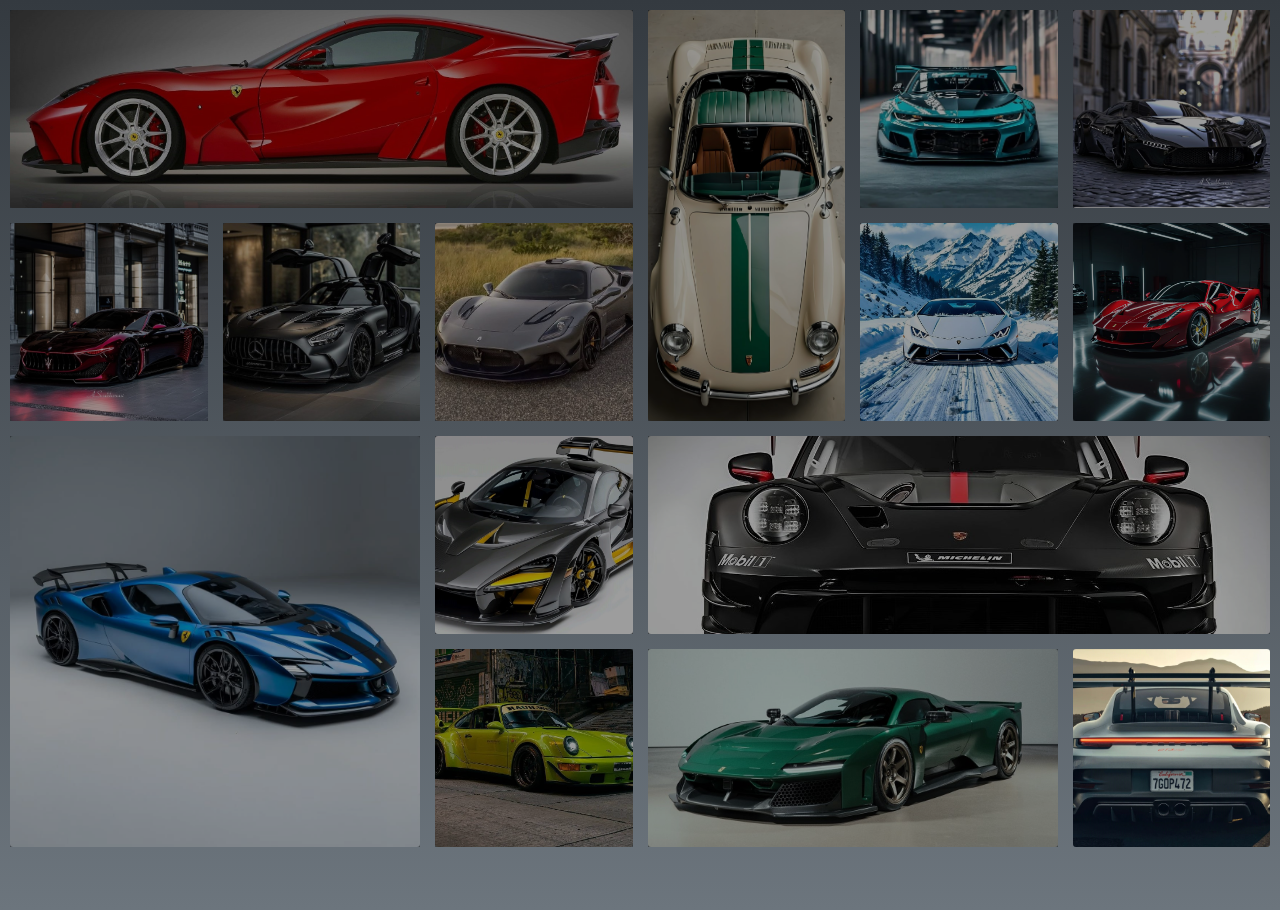
<file: grid-task/task.html>
<!DOCTYPE html>
<html lang="en">
<head>
    <meta charset="UTF-8">
    <link rel="stylesheet" href="task.css">
    <meta name="viewport" content="width=device-width, initial-scale=1.0">
    <title>Document</title>
</head>
<body>
    <div class="gallery-parent">
   <div class="image1 first" ><div class="overlay"></div></div>
   <div class="image1 second"><div class="overlay"></div></div>
   <div class="image1 third"><div class="overlay"></div></div>
   <div class="image1 fourth"><div class="overlay"></div></div>
   <div class="image1 fiveth"><div class="overlay"></div></div>
   <div class="image1 sixth"><div class="overlay"></div> </div>
   <div class="image1 seventh"><div class="overlay"></div></div>
   <div class="image1 eighth"><div class="overlay"></div></div>
   <div class="image1 ninth"><div class="overlay"></div></div>
   <div class="image1 tenth"><div class="overlay"></div></div>
   <div class="image1 eleve"><div class="overlay"></div></div>
   <div class="image1 twelve"><div class="overlay"></div></div>
   <div class="image1 threeten"><div class="overlay"></div></div>
   <div class="image1 fourteen"><div class="overlay"></div></div>
   <div class="image1 fiveteen"></div>
    </div>
</body>
</html>
</file>
<file: project two SEF/css/style.css>
*{
    margin: 0;
    padding: 0;
    box-sizing: border-box;
    transition: .3s ease  all;
    position: relative;
}
body{
    height: fit-content;
    font-family: 'Poppins', 'Franklin Gothic Medium', 'Arial Narrow', Arial, sans-serif;
}
:root{
    --primary-background:#13dc1a;
    --secondary-background:#fff;
    --third-background: -webkit-radial-gradient(30% 40% , #21ff29 , #13dc1a , #ffffff);
    --fourth-background:#b4fab6;
    --text-color:#121212b3;
    --main-font:Plaster;
    --second-font:Yellowtail;
    --third-font:Poppins;
    --fourth-font:Faustina;
}
:-webkit-any(h1,h2,h3,h4,a,p,span){text-transform: capitalize;}
a
{   text-decoration: none;
    display: inline-block;
    color: var(--text-color);
}
i{
    line-height: 35px;
}
li{
    list-style:none;
    display: inline-block;
}
:lang(en)::selection{background-color: var(--fourth-background);}
body .widt,section hr{
    width: 88%;
    margin: auto;
}
.flex{
    display: flex;
    justify-content: space-between;
    align-items: center;
    flex-flow: row wrap ;
}
.w-full{min-width: 100%;}
.h-full{min-height: 100%;}
.rounded-full{border-radius:50%;}
.full-width{
    width: 100%;
    overflow: hidden;
    position: relative;
}
.primary-color{color: var(--primary-background);}
.primary-bg{background-color: var(--primary-background);}
.hide{overflow: hidden;}
.redo:hover,.hov,.slide:hover .redo,.up-down-icons i:first-of-type,.top-three a:hover,.scroll-slide:hover,.middle-footer ul a:hover,.copy-footer i{color: var(--primary-background);}
.data-parent{
    height: 30px;
    font-size: 12px;
}
.data-container{
    gap: 20px;
}
.data{height: 21px;}
:-webkit-any(.data,.option,.icons) a{ 
    margin-left: 8px;
    height: 100%;
    padding: 0 10px;}
    .redo i{font-size: 17px;}
.redcol::after,.redcol::before,.sub-title::after{
    content: '';
    position: absolute;
    width: 2px;
    background-color: var(--primary-background);
    height: 0;
    transition: 1s;
}
.redcol::after{
    top:0%;
    left: 0%;
    }
.redcol::before{
    bottom:0;
    right: 0%;
    }
.redcol:hover:after,.redcol:hover::before{height: 100%;}
 .data .rotate:hover i{
    transform: rotateY(180deg);
    transition: .2s;
}
.container-data{height: 80px;}
.logo{
    font: 2rem var(--second-font);
    color: #111;
    }
.option{padding: 10px;}
.options .menu {position: relative;}
.option::after,.option::before{
    content: "";
    position: absolute;
    top: 0;
    left: 0;
    border: 0 solid var(--primary-background);
    opacity: 0;
    visibility: hidden;
    transition: .7s;
}
.option::after{
    height: 97%;
    width: 95%;
    border-width: 2px 0 ;
    transform-origin: left;
    transform:scale(0,1);
}
.option::before{
    width: 97%;
    height: 95%;
    border-width: 0  2px  ;
    transform-origin: top;
    transform:scale( 1,0)
}
.option:hover:before,.option:hover:after,.user:hover .sign{
    visibility: visible;
    opacity: 1;
    transform: scale(1);
}
.drop-down{
    height: 200px;
    width: 350px;
    visibility: hidden;
    opacity: 0;
    position: absolute;
    left: 35%;
    top:110%;
    transition:1s;
    border-radius: 10px;
    background-color: #b4fab6;
    transform: scale(.4);
    padding-left: 20px;
    z-index: 3;
}
.drop-down {display: flex; gap: 25px;}
:-webkit-any(.drop-down,.middle-footer)  ul li {display: block; margin: 8px 0; }
 .nested-option{color: var(--secondary-background);}
.nested-option:hover{transform: scale(1.1);}
.first{
    margin: 10px 0;
    border-bottom: 1px dashed #111;
    padding-bottom: 10px;
}
.sign,.scroll-slide,.image-slide-two::after{
    visibility: hidden;
    opacity: 0;
    }
.options .menu:hover >.drop-down ,.drop-down:hover,.container-slides:hover .scroll-slide,.slide:hover .image-slide-two::after
{
    visibility: visible;
    opacity: 1;
    transform: scale(1);
}
.sign{
        position: absolute;
        width: 35px;
        top: -130%;
        transform: translateY(0);
        color: #fff;
        text-align: center;
        padding-top: 6px;
        left: 0;
        font: normal 700 .7rem var(--third-font);
        height: 30px;
    }
    .user:hover .sign{transform: translateY(-5px);}
    .head-line{
        background-color: #111;
        justify-content: center;
        color: var(--secondary-background);
        }
    :-webkit-any(.head-line,.image-data) a{
        font-size: 1rem;
        border-bottom: 2px solid var(--primary-background);
    }
    :-webkit-any(.head-line,.image-data) a:hover{letter-spacing: 2px;}
    /* header end */
.container-main{ min-height:calc(110vh - 140px);}
video{z-index: 1;}
video,.over-lay{ 
  position: absolute;
  top: 0%;
  left: 0%;
}
.over-lay{ 
    background-color: rgba(255, 255, 255, 0.881);
    z-index: 2;
    padding-left: 250px;
}
.main-content h2{
    font: 3rem var(--main-font);
    text-shadow: 6px 7px 10px  #7b7a7a ;
}
.main-content h1{font: normal 800 6rem/2.6 var(--second-font);}
.btn{
    padding:  16px 22px;
    border-radius: 50px;
    font: normal 600 1.9em/1.2 var(--third-font) ;
    color:#fff ;
    border: 1px solid transparent;
    background: var(--third-background);
    box-shadow: 2px 4px 20px 2px #13dc1acd
}
.btn:hover{
    background:transparent;
    border: 1px solid var(--primary-background);
    box-shadow: 2px 4px 20px 1px #13dc1a9e
}
/* main end*/
.container-elements{
    min-height: 150vh;
    padding: 50px  20px;
    gap: 50px 10% ;
}
.element{
    width: 380px ;
    height: 370px ;
}
 .image{
    height: 100%;
    width: 100%;
    object-fit: cover;
    cursor: pointer;
}
.image-data,.slide-icons{
    position: absolute;
    width: 70%;
    height: 20%;
    bottom: 0;
    transform: translate(-50%,40%);
    left: 55%;
    padding-left: 10px;
}
.image,.image-data{transition: 1s;}
.element:hover .image-data{transform: translate(-50%,-50%);}
.element:hover .image{transform: scale(1.1);}
.image-data h3,.up-down-icons i:last-of-type,.top-three a{color: var(--fourth-background);}
.image-data a{
    margin:20px 0 0 50px;
    font-weight: 600;
    border-bottom: 3px solid;
    }
.section-two-head ul,.section-two-head h2{
    gap:15px;
    margin-bottom: 30px;
    }
.section-two-head ul li:nth-child(4)::after{
    position: absolute;
    content: "";
    height: 5px;
    width: 100%;
    background-color: var(--primary-background);
    top: 230%;
    left: 0;
}
.container-slides{height: 93vh;}
.container-slide{
    width: 95%;
    display: grid;
    grid-template-columns: repeat(4,minmax(10%,25%));
    gap: 0 1%;
    grid-template-rows: minmax(400px,480px);
}
.slide{
    opacity: 0;
    transform: translateY(30px);
    animation: fadeUp 0.6s ease forwards;
}
.slide:nth-child(1){ animation-delay: 0.2s; }
.slide:nth-child(2){ animation-delay: 0.4s; }
.slide:nth-child(3){ animation-delay: 0.6s; }
.slide:nth-child(4){ animation-delay: 0.8s; }
.scroll-slide{
    font:normal 500 2rem/1 var(--main-font);
    justify-self: start;
    height: 45%;
}
.image-slide{
    height: 75%;
    perspective: 1000px;
    perspective-origin:bottom ;
} 
.img-one::after{background: url(../images/match1back.png) center/cover;}
.img-two::after{background: url(../images/match2back.png) center/cover;}
.img-three::after{background: url(../images/match3back.png) top/cover;}
.img-four::after{background: url(../images/match4back.png) top/cover no-repeat;}
.image-slide::after{
    content: "";
    width: 100%;
    height: 100%;
    position: absolute;
    top: 0;
    left: 0;
    z-index: 2;
    transform-style: preserve-3d;
    backface-visibility: hidden;
    transform: rotateY(180deg);
    transition: transform 1s;
    transform-origin: bottom ;
}
.slide:hover >.image-slide::after,.image-slide-two::after
{transform: rotateY(0);}
.slide-icons{
    width: 70%;
    transform: translate(-54%,30%);
    visibility: hidden; 
    height: 12%;
    z-index: 20;
    opacity: 0;
    transition: 1.2s;
}
.slide-icons a{
    font: normal 700 1.6rem/1 var(--main-font);
    padding: 6px 10px;
    background-color: #ffffff;
}
.slide:hover .slide-icons,.slide-icons:hover .slide-icons a{
    visibility: visible;
    opacity: 1;
    transform: translate(-54%,-100%);
}
.slide-icons a:hover{
    opacity: 1;
    background: var(--primary-background);
    color: #fff;
    }
.slide p,.introduction-details h2{
    margin: 15px 0;
    font: normal 800 1.2rem/1 var(--fourth-font);
    text-align: center;
}
.slide p:nth-child(3){font-family: var(--third-font);}
.slide:hover > p:first-of-type a{color: #0ad106;}
.container-introduction{
    min-height: 65vh;
    border-bottom: 2px solid #e7e6e7;
    border-top: 2px solid #e7e6e6;
    background:radial-gradient(#13dc1a,#b4fab6,#fff);
}
.hov-black,.image-data h3{font-size: 1.5rem;}
.hov-black:hover{
    color: #050505e0;
    transform: scale(1.1);
    }
.introduction-details{width: 60%;}
.introduction-details p{
    margin: 25px 0;
    font:normal 400 1.2rem var(--fourth-font);
    line-height: 30px;
}
.circle-details{
    height: 60%;
    width: 300px;
    margin: 70px  auto 0;
}
.circle-details img{
    margin-left: 30px;
    object-fit: cover;
    box-shadow: 3px 3px 10px 3px #f1f1f1,-3px -3px 10px 3px #f1f1f1;
}
.span-details{width: 46%; color:#fff;padding-right:40px ;}
.sub-title,.sub-title2,.introduction h2{
    text-align: center;
    font: normal 900 2rem/1 var(--third-font);
    }
.sub-title::after{
    top: 140%;
    left: 37%;
    height: 7px;
    width: 25%;
    border-radius: 6px;
    background: linear-gradient(to right , #f1f1f1,#63f568,#13dc1a);
}
.image-slide-two::after{
    transform: translateX(400px);
    transition: 1.5s;
}
.image-slide-two.img-one::after{background: url(../images/team1back.png) center/cover;}
.image-slide-two.img-two::after{background: url(../images/team2back.png) center/cover;}
.image-slide-two.img-three::after{background: url(../images/team3back.png) center/cover;}
.image-slide-two.img-four::after{background: url(../images/team4back.png) center/cover no-repeat;}
.container-news{
    height: 150vh;
    background:-webkit-radial-gradient(30% 80%, #fff,#b4fab6,#13dc1a);
    padding-top: 40px;
}
.container-news .sub-title2,.introduction h2{color: #fff;}
.container-hov{
    grid-template-columns: repeat(3,minmax(200px,350px));
    gap: 0 5%;
    grid-template-rows: repeat(2,minmax(550px,660px));
}
.image-hov{height: 60%;}
.slide-content{
    height: 40%;
    margin-top: 5%;
}
.image-hov:hover{transform: scale(1.08);}
.slide-content p a,.slide-content .hov-black{color: #111;}
.slide-content p:nth-of-type(2),.slide span{
    color: var(--text-color);
    margin: 20px 0;
    font:normal 400 .8rem/2 var(--third-font) ;
}
.slide-content p,.slide span{text-align: left;}
.slide-content p:nth-of-type(2){
    font-size: 1rem;
    line-height: 20px;
}
.slide-content .hov-black{
    margin-left: 5px;
    font: normal 600 1.1rem/1 var(--third-font);
    }
.up-down-container{
    min-height:50vh;
    text-align: center;
    }
.up-down-container .up-down-icons{
    height:80px ;
    padding-right: 22%;
 }
.up-down-slide .up-down-icons i{ font-size: 3rem;}
.up-down-icons i:first-of-type{transform: translateX(-150px);}
.up-down-slide:hover .up-down-icons i:first-of-type{transform: translateX(45px);}
.up-down-slide:hover .up-down-icons i:last-of-type{transform: translateX(300px);}
.up-down-slide p{
    font-size: 1rem;
    margin-top: 15px;
    color: var(--text-color);
    }
    .footer-container{
    height: 90vh;
    background-color: var(--fourth-background) ;
    color: var(--text-color);
    }
.under-line{border-bottom: 1px solid #fff;}
.top-footer{
    height: 26%;
    padding-top: 30px;
    }
.top-one h3 {
    color: #fff;
    font-size: 1.6rem;
    margin-bottom: 15px;}
.top-two{
    width: 50%;
    height: 50%;
    display: flex;
    gap: 6px; 
}
.footer-email{
    height: 100%;
    width: 65%;
}
.footer-email input{
    outline: none;
    border: none;
    padding-left: 10px;
}
.top-two a{
    padding: .8rem 2rem ;
    color: #fff;
    font: normal 600 1.1rem var(--third-font);
    }
.footer-email input::placeholder{
    color: var(--primary-background);
    font-size: 1.1rem;
}
.top-three a{
    font-size: 1.5rem;
    width: 45px;
    height: 45px;
    text-align: center;
    background-color: #fff;
}
.top-three a:hover{transform: translateY(-5px);}
.top-three a i{line-height: 45px;}
.middle-footer{height: 60%;}
.middle-footer .footer-logo{
    justify-self: end ;
    height: 70%;
}
.middle-footer .footer-list{
    height: 70%;
    width: 75%;
    gap: 0 2%;
    justify-content: space-evenly;
}
.middle-footer .footer-list ul .first{border-bottom: 1px solid var(--text-color);}
.middle-footer ul a {font-size: .96rem;}
.middle-footer ul a:hover { text-decoration: underline;}
.copy-footer{text-align: center;}
.copy-footer p{
    height: 50px;
    padding-top: 20px;
    font-size: .9rem;
}
.ball-effect{margin-left: -10px;}
.copy-footer i{
    animation: ball 3s ease 0s infinite;
    width: 40px;
    position: absolute;
    transform: translateX(0);
 }
 @keyframes fadeUp{
    to{
        opacity: 1;
        transform: translateY(0);
    }
}
 @keyframes ball{
    0%{-webkit-transform: scale(.5) rotate(0);}
    50%{-webkit-transform:  scale(2.5) rotate(360deg) translateX(2px) ; }
     100%{-webkit-transform: scale(.5) rotate(0);}
 }
 @media (max-width:1000px){
.data-parent .data{ height: 30px;}
.data > a,.option,.icons a{
    margin-left: 4px;
    padding: 6px 8px;
    font-size: .65rem;
}
.redo i,.top-footer,.top-two a,.footer-email input::placeholder{font-size: .9rem;}
.logo img{width: 50px;height: 50px;}
.logo h3{font-size: 2rem;}
.drop-down{
    height: 150px;
    width: 280px;
    padding-left: 10px;
    font-size: .7rem;
}
.first{margin: 5px 0;}
 .sign{
    font: normal 700 .5rem var(--third-font);
    height: 25px;
    width: 25px;
}
.user:hover .sign{transform: translateY(-3px);}
 .head-line,.head-line a,.section-two-head ul li,.middle-footer ul a,.first{font-size: .8rem;}
.over-lay{ padding-left: 130px;}
.main-content h2{font: 2.5rem var(--main-font);}
.main-content h1{font-size: 4rem/2.6;}
.btn{
    padding:  14px 20px;
    border-radius: 40px;
    font: normal 600 1.8em/1.2 var(--third-font) ;
}
.element{margin: auto;}
.section-two-head ul li:nth-child(4)::after{top: 250%;}
.sub-title,.sub-title2,.introduction h2{
    text-align: center;
    font: normal 900 1.6rem/1 var(--third-font);
    }
    .circle-details {justify-content: space-evenly;}
    .circle-details img{width: 80px; height: 80px;}
 }
 @media (max-width:1100px){
.section-two-head h2,.top-one h3,.top-three a{font-size: 1.2rem;}
.container-slides{height: 160vh;}
.container-slide,.up-down-container{
    width: 75%;
    margin: auto;
    display: grid;
    grid-template-columns: repeat(auto-fit,minmax(250px,.46fr));
    gap: 0 5%;
    grid-template-rows: repeat(2,minmax(400px,480px));
}
.up-down-container{grid-template-rows: repeat(2,200px);}
.scroll-slide{display: none;}
.container-news{
    min-height: 190vh;
    padding-top: 10px;
}
.container-news .sub-title2,.introduction h2{color: #fff;}
.container-news .container-hov{
    padding-left: 30px;
    grid-template-columns: repeat(auto-fit,minmax(300px,1fr));
    gap: 0 5%;
}
.image-hov{height: 53%;}
.slide-content{margin-top:3% ;}
.up-down-icons i:first-of-type{transform: translate(55px,150px);}
.up-down-slide:hover .up-down-icons i:first-of-type{transform: translate(55px,0px)}
.up-down-slide:hover .up-down-icons i:last-of-type{transform: translate(0px,-150px);}
 .footer-container{justify-content: space-evenly;}
.top-footer{align-items: start;}
.top-two{
    height: 40%;
    width: 45%;}
.top-two a{padding: .5rem 1rem ;}
.top-three a{
    width: 35px;
    height: 35px;
}
.top-three a i{line-height: 35px;}
.copy-footer p{font-size: .7rem}
 }
</file>
<file: test three/style.css>
*{
    margin: 0;
    padding: 0;
    box-sizing: border-box;
    transition: .4s all;
    font-family: 'Poppins','Courier New', Courier, monospace;
}
body{
background: -webkit-radial-gradient(top,#5a189a ,#d0a7ef,#ece0f4);
}
.primary{
    margin: 0 auto 50px ;
    width: 90%;
    display: flex;
    flex-flow: row wrap;}
header{
    height: 100px;
    align-items: center;
    justify-content: center;
    gap: 0 20%;
    }
.list{
    padding:40px 0 0 50px ;
    width: 600px;
    height: 70px;
}
header ul{
    display: flex;
    padding:8px;
    text-align: left;
    background: -webkit-radial-gradient(30% 50% ,#ab7bd2,#ece0f4);
    border-radius: 20px;
    box-shadow: 2px 3px 30px 4px #fff;}
ul li{ margin: 0 20px;position: relative;list-style: none;}
header ul li a::after{
content: "";
position: absolute;
bottom: -5%;
left: 0%;
height:3px;
width: 0;
border-radius: 10px;
background-color: #fff;
}
header ul li a:hover::after{
    width: 100%;
    transition: .4s;
}
header ul li a{text-decoration: none; color: #fff;}
h1{ 
    margin-right: auto;
    color:#fff;
    font-size: 40px;
    text-align: center;
    width: 250px;
    height: 70px;
    border: 3px solid #fff;
    border-radius: 15px;
}
h1:hover{background-color: #fff;
    color:#ab7bd2; }
.container-items{
    justify-content: left;
    align-items: center;
    gap: 15px 0px;
    animation: container-up 4s ease 0s;
}
.item{
    width: 240px;
    cursor: pointer;
    height: 420px;
    background-color: #fff;
}
.item:hover{transform: scale(1.05);box-shadow: -4px 4px 20px 3px #d6d3d3;}
.image-container{
    margin: 20px auto;
    width: 200px;
    height: 220px;
    position: relative;
}
.image-container img{
    height: 100%;
    object-fit: cover;
    width: 100%;
}
.image-container  span{
    position: absolute;
    z-index: 1;
    top: 4%;
    text-align: center;
    left: 85%;
}
.image-container .plus{
    top:77% ;
    left: 80%;
    width: 38px;
    height: 38px;
    background-color: #ab7bd2;
    border-radius: 50%;
}
.image-container .plus i{font-size: 20px;line-height: 38px;}
.image-container  span{
    font-size: 22px;
    font-weight: 400;
    color: #fff
}
.image-container span:first-of-type{color: #ab7bd2;}
.content{
    width: 90%;
    height: 180px;
    margin: -20px auto 0;
    text-align: left;
}
h6{margin-right: 120px;}
h6 span{font-size: 22px; color: #353535;}
.content h5{
    text-align: right;
}

.calc-products,.show-products{
    height: 150px;
    width: 85%;
    margin: 0 auto 20px;
}
.calc-products button{
    width: 170px;
    display: none;
    height: 50px;
    border: none; 
    background-color: rgb(11, 203, 11);
    color: #f1f1f1;
    margin-bottom:20px ;
}
#calc-value{ background-color: #353535; height: 20px;}
.calc-products button:hover{background-color: rgb(9, 163, 9);}
.calc-products button i{font-size: 1.5rem;}
#total-price{width: 100%; display: none;}
#total-price p{ margin-left: 20px;color: #fff; }
#total-price  span{color:rgba(11, 85, 11, 0.731) ;}
footer{
    position: relative;
    height:80px ;
    text-align: center;
    width: 100%;
    background-color: #fff;
    padding: 20px;}
footer a{
    width: 35px;
   min-height: 35px;
    border-radius: 50%;
    color:#fff ;
    line-height: 35px;
    display: inline-block;
    background-color: #ab7bd2;
    }
 footer a:hover{background-color: #9130e1; transition: .8s; transform: scale(1.1) translateY(-5px);}
 footer a i{font-size: 16px;line-height: 35px;}
 footer h6{font-size: 13px; margin: auto;}
@keyframes container-up {
    from{
        transform: translateY(100px);
    }
    to{
        transform: translateY(0);
    }
        
    
}
</file>
<file: animation task/task.css>
*{

    margin: 0;
    padding: 0;
    box-sizing: border-box;
}
body{
  background:-webkit-linear-gradient( top,#DDF0FF,#6699C6,#0077b6);
  height: 100vh;
}
.animation{
    height: 70px;
    width: 200px;
    border-radius: 10px 10px 10px 10px ;
    background: -webkit-radial-gradient(circle, #FAFBFF ,#00b4d8) ;
    margin: 20px 4px;
    box-shadow: 6px 5px 12px 8px #fff ;
    text-align: center;
    padding-top: 15px;
    position:absolute;
}
.one{top: 2%;}
.two{top: 16%;}
.three{top: 30%;}
.four{top: 44%;}
.five{top: 59%;}
.six{top: 75%;}
.animation.shift{right: 0; margin-left: auto;}
.animation p{
    color: #f4f9ef ;
    font-size: 22px;
    text-shadow: 6px 4px 7px rgb(42, 42, 44);
}
.animation.one{animation: one 3s ease-in-out forwards  ;}
.one p{animation: one 3s ease-in-out forwards ;}
.animation.three{animation: one 3s ease-in-out 6s  1 forwards;}
.animation.three p{animation: one 3s ease-in-out 6s  1 forwards;}
.animation.five{animation: one 3s ease-in-out 12s  1 forwards;}
.animation.five p{animation: one 3s ease-in 12s  1 forwards;}
@keyframes one {
    0%{ left: 0; background: -webkit-linear-gradient( bottom, circle , #FAFBFF ,#00b4d8);}
    25%{background: -webkit-linear-gradient(  cicle , #FAFBFF ,#00b4d8); ;color: #e58181;}
    50%{background: -webkit-linear-gradient( 70% 20% circle , #FAFBFF ,#00b4d8); color:#d64f4f;}
    75%{background: -webkit-linear-gradient( 20% ,cicle , #FAFBFF ,#00b4d8);color: #d83f0c }
    100%{background: -webkit-linear-gradient( 30%, cicle , #FAFBFF ,#00b4d8);left: 83%;color: #ed3b00}
}
.animation.two{animation: two 3s ease-in-out 3s  1 forwards;}
.animation.two p{animation: two 3s ease-in-out 3s  1 forwards;}
.animation.four{animation: two 3s ease-in-out 9s  1 forwards;}
.animation.four p{animation: two 3s ease-in-out 9s  1 forwards;}
.animation.six{animation: two 3s ease-in-out 15s  1 forwards;}
.animation.six p{animation: two 3s ease-in-out 15s  1 forwards;}
@keyframes two {
    0%{ right: 0; background: -webkit-linear-gradient( bottom left , #d8f3dc ,#00b4d8);}
    25%{background: -webkit-linear-gradient(  left , #FAFBFF ,#00b4d8);color: #e58181;}
    50%{background: -webkit-linear-gradient( top left , #FAFBFF ,#00b4d8); color:#d64f4f;}
    75%{background: -webkit-linear-gradient( right , #FAFBFF ,#00b4d8);  color: #d83f0c ;}
    100%{background: -webkit-linear-gradient( bottom right , #FAFBFF ,#00b4d8);right: 83%;color: #ff4000}
}
</file>
<file: css,js.pro1/abdo.css>
*{
    margin: 0;
    padding: 0;
}
body{
    display: flex;
    justify-content: center;
    align-items: center;
    height: 100vh;
    background-color: rgb(166, 99, 228);
    flex-direction: column;
    gap: 30px;
}
.title{
    width: 400px;
    height: 200px;
    background-color: #fff;
    border-radius: 8px;
    display: flex;
    justify-content: center;
    flex-direction: column;
    align-items: center;
    justify-content: space-around;
}
.title h1{
    font-size: 40px;
    font-family: 'Arial Narrow', Arial, sans-serif;
    font-weight: 900;
}
.data{
    width: 80%;
    display: flex;
    flex-direction: column;
}
.data input,button{
    margin-bottom: 15px;
    padding: 7px;
    outline: none;
    border: 1px solid  rgb(166, 99, 228);
}
.data button{
    background-color: rgb(166, 99, 228);
    color: #fff;
}
.list{
    display: flex;
    width: 100%;
    justify-content: space-around;
    align-items: flex-start;
}
.list .box{
    width: 200px;
    background-color: #fff;
    border-radius: 10px;
    justify-content: center;
    padding: 10px;
}
.box h2{
    font-size: 30px;
    font-family:'Gill Sans', 'Gill Sans MT'
    , Calibri, 'Trebuchet MS', sans-serif ;
    font-weight: 800;
    text-align: center;
}
.box .item{
    background-color: rgb(16, 99, 228);
    color: #fff;
    padding: 8px;
    margin: 10px;
    border-radius: 5px;
    cursor: move;
}
</file>
<file: grid-task/task.css>
*{margin: 0;padding: 0;box-sizing: border-box;}
body{background: linear-gradient(#343a40,#6c757d) ; height: 100vh;width: 100%;}
.gallery-parent{
    display: grid;
    grid-template-columns: repeat(6,1fr);
    grid-template-rows:repeat(4,22%) ;
    height: 100vh;
    grid-gap: 15px;
    margin: 10px;
}
.image1{background-color: aliceblue; width: 100%; height: 100%; border-radius: 3px; cursor:pointer;}
.overlay{width: 100%;height: 100%; background: rgba(0, 0, 0, 0.384); visibility: visible;}
.image1:hover .overlay{ visibility: hidden; transition: .5s;opacity: 0; }
.image1:hover{width: 102%; height: 103%; transition: 1s; border: 1.3px solid #fff; box-shadow: -4px 4px 10px 5px #000000;}
.first{ grid-column: 1/4 ; background: url(../pictur/3bb3d16e54d053827f994ad6119dfc55.jpg) bottom / cover no-repeat ; }
.second{grid-row: 1/3; grid-column: 4/5; background: url(../pictur/907b7cdfbff3574a20a243b7762bbc49.jpg) bottom / cover;}
.third{ background: url(../pictur/35e8e51b31462de97dbb1f21208f12af.jpg) center / cover;}
.fourth{ background: url(../pictur/126bdb9e7797f8778c09d7f876492c3b.jpg) center / cover;}
.fiveth{ background: url(../pictur/835a1fed201d84e67aacc523843d3e2e.jpg) center / cover;}
.sixth{ background: url(../pictur/76400d1164f25839573bdd40decf7f27.jpg) center / cover;}
.seventh{ background: url(../pictur/8f4ba80899a33b5486af8288b7aeed80.jpg) bottom / cover;}
.eighth{ background: url(../pictur/41841eea6f96542b37506cdf9ec37b64.jpg) center / cover;}
.ninth{ background: url(../pictur/b4f1458179d307293b3906adbf5e2baa.jpg) center / cover;}
.tenth{grid-column: 1/3; grid-row: 3/5; background: url(../pictur/03dbdfdf443a3f29d9463dd8865b1ad8.jpg) center / cover;}
.eleve{ background: url(../pictur/0ad55113704c20014c607631c8ab3f5e.jpg) center / cover;}
.twelve{ grid-column: 4/7; background: url(../pictur/91bc1e39eaa64ed2c90c6fe27db968a9.jpg) center / cover;}
.threeten{background: url(../pictur/7465b0599580b1e02e4c62b48fd29310.jpg) center / cover;}
.fourteen{grid-column: 4/6; background: url(../pictur/60d68d8b8f1cb5b4265cc364910b6521.jpg) center / cover;}
.fiveteen{background: url(../pictur/f7ddc0e7aba00bccc57e7f22f4ff19d8.jpg) center / cover;}
</file>
